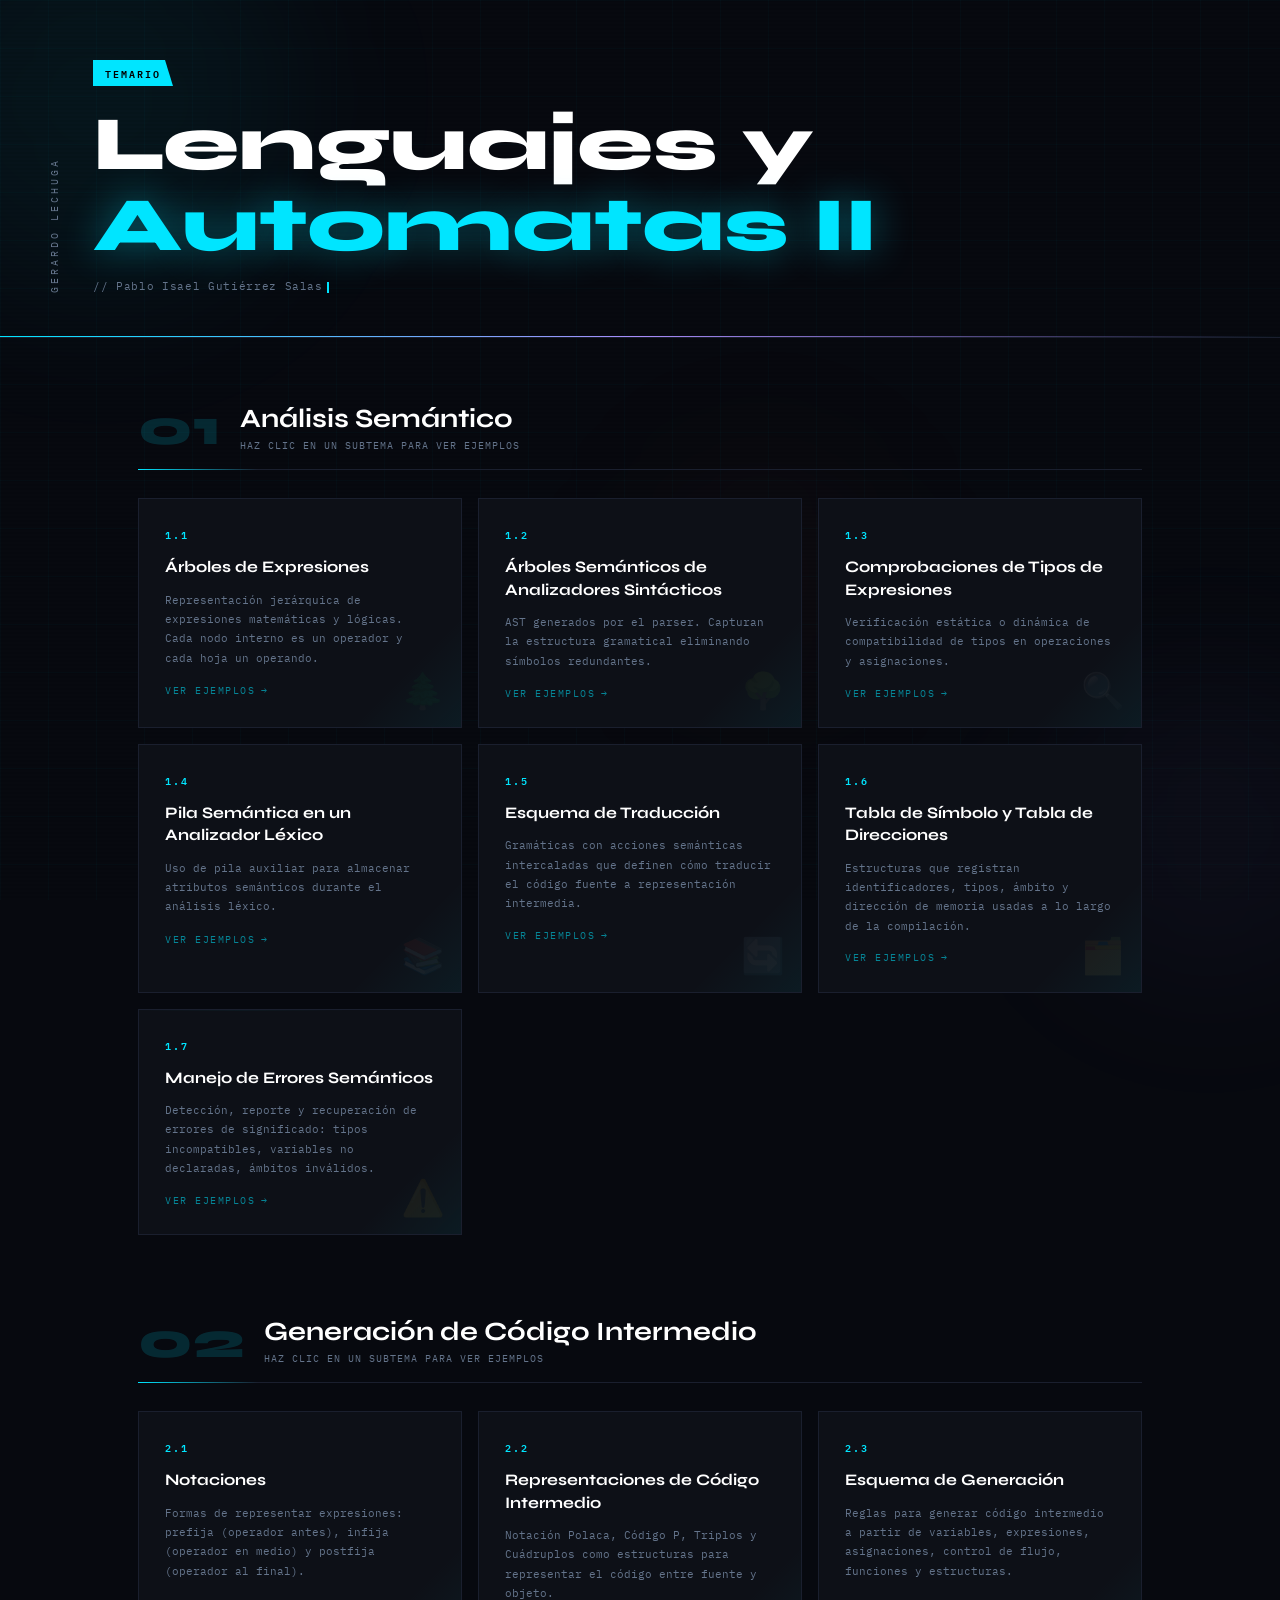
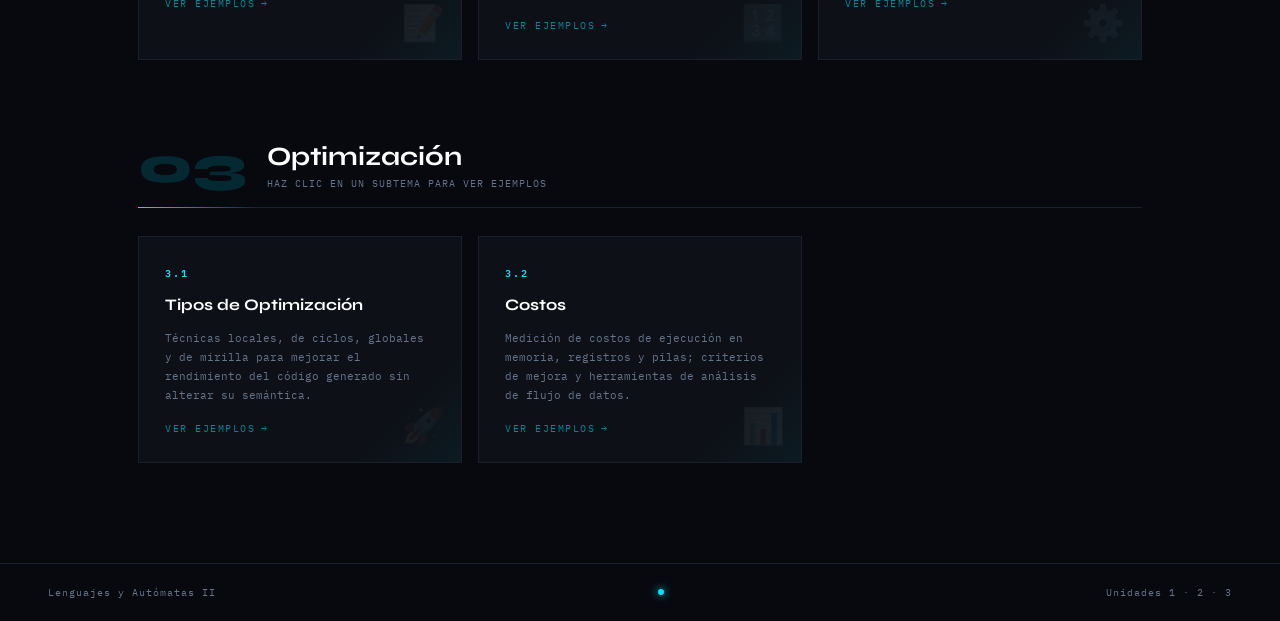
<file: index.html>
<!DOCTYPE html>
<html lang="es">
<head>
  <meta charset="UTF-8" />
  <meta name="viewport" content="width=device-width, initial-scale=1.0" />
  <title>Lenguajes y Autómatas II — Análisis Semántico</title>
  <link href="https://fonts.googleapis.com/css2?family=Syne:wght@400;700;800&family=IBM+Plex+Mono:wght@400;600&display=swap" rel="stylesheet" />
  <style>
    *, *::before, *::after { box-sizing: border-box; margin: 0; padding: 0; }

    :root {
      --bg: #07090f; --surface: #0e1118; --border: #1a1f2e;
      --accent: #00e5ff; --accent2: #ff6b35; --accent3: #a78bfa;
      --text: #e2e8f0; --muted: #64748b; --card: #0d1017;
    }

    ::-webkit-scrollbar { width: 6px; height: 6px; }
    ::-webkit-scrollbar-track { background: var(--bg); }
    ::-webkit-scrollbar-thumb { background: var(--border); border-radius: 3px; }
    ::-webkit-scrollbar-thumb:hover { background: var(--accent); }

    body { background: var(--bg); color: var(--text); font-family: 'IBM Plex Mono', monospace; min-height: 100vh; overflow-x: hidden; }

    /* particles */
    .particles { position: fixed; inset: 0; z-index: 0; pointer-events: none; overflow: hidden; }
    .particle { position: absolute; width: 2px; height: 2px; background: var(--accent); border-radius: 50%; opacity: 0; animation: float-particle linear infinite; will-change: transform, opacity; }
    @keyframes float-particle { 0% { opacity:0; transform:translateY(0) scale(1); } 10% { opacity:.6; } 90% { opacity:.2; } 100% { opacity:0; transform:translateY(-100vh) scale(.5); } }

    /* grid */
    .grid-overlay { position: fixed; inset: 0; z-index: 0; pointer-events: none; background-image: linear-gradient(rgba(0,229,255,.025) 1px,transparent 1px), linear-gradient(90deg,rgba(0,229,255,.025) 1px,transparent 1px); background-size: 48px 48px; }

    /* blobs */
    .blob { position: fixed; border-radius: 50%; filter: blur(80px); pointer-events: none; z-index: 0; animation: blob-drift ease-in-out infinite alternate; will-change: transform; }
    .blob-1 { width:400px;height:400px;background:rgba(0,229,255,.055);top:-100px;left:-100px;animation-duration:18s; }
    .blob-2 { width:300px;height:300px;background:rgba(167,139,250,.045);bottom:-80px;right:-80px;animation-duration:22s;animation-delay:-8s; }
    .blob-3 { width:250px;height:250px;background:rgba(255,107,53,.03);top:50%;left:50%;animation-duration:26s;animation-delay:-14s; }
    @keyframes blob-drift { from{transform:translate(0,0) scale(1)} to{transform:translate(40px,30px) scale(1.1)} }

    /* scanlines */
    body::after { content:''; position:fixed; inset:0; z-index:1; pointer-events:none; background:repeating-linear-gradient(0deg,transparent,transparent 2px,rgba(0,0,0,.04) 2px,rgba(0,0,0,.04) 4px); }

    /* ── HEADER ── */
    header { position:relative; z-index:2; padding:60px 48px 44px; border-bottom:1px solid var(--border); display:flex; align-items:flex-end; gap:32px; overflow:hidden; }
    header::before { content:''; position:absolute; bottom:0; left:0; height:1px; width:0; background:linear-gradient(90deg,var(--accent),var(--accent3),transparent); animation:line-grow 1.4s .3s cubic-bezier(.4,0,.2,1) forwards; }
    @keyframes line-grow { to{width:100%} }
    .header-label { writing-mode:vertical-rl; text-orientation:mixed; font-size:10px; letter-spacing:.3em; color:var(--muted); text-transform:uppercase; transform:rotate(180deg); flex-shrink:0; opacity:0; animation:fade-in .8s .6s forwards; }
    .header-main { flex:1; }
    .course-tag { display:inline-block; background:var(--accent); color:#000; font-size:10px; font-weight:600; letter-spacing:.2em; text-transform:uppercase; padding:4px 12px; margin-bottom:18px; clip-path:polygon(0 0,calc(100% - 8px) 0,100% 100%,0 100%); opacity:0; animation:fade-in .6s .2s forwards; }
    h1 { font-family:'Syne',sans-serif; font-size:clamp(2.2rem,6vw,4.8rem); font-weight:800; line-height:1.05; color:#fff; opacity:0; animation:slide-up .8s .4s cubic-bezier(.4,0,.2,1) forwards; }
    h1 span { color:var(--accent); text-shadow:0 0 40px rgba(0,229,255,.4); }
    .header-sub { margin-top:14px; font-size:11px; color:var(--muted); letter-spacing:.06em; opacity:0; animation:fade-in .8s .8s forwards; }
    .cursor { display:inline-block; width:2px; height:1em; background:var(--accent); margin-left:4px; animation:blink 1s step-end infinite; vertical-align:text-bottom; }
    @keyframes blink { 50%{opacity:0} }

    /* ── MAIN ── */
    main { position:relative; z-index:2; max-width:1100px; margin:0 auto; padding:64px 48px 100px; }

    .section-block { opacity:0; transform:translateY(28px); animation:slide-up .7s cubic-bezier(.4,0,.2,1) forwards; }
    .section-block:nth-child(1) { animation-delay: 0.9s; }
    .section-block:nth-child(2) { animation-delay: 1.6s; margin-top: 80px; }
    .section-block:nth-child(3) { animation-delay: 1.9s; margin-top: 80px; }
    .section-header { display:flex; align-items:center; gap:20px; margin-bottom:28px; padding-bottom:16px; border-bottom:1px solid var(--border); position:relative; }
    .section-header::after { content:''; position:absolute; bottom:-1px; left:0; height:1px; width:120px; background:linear-gradient(90deg,var(--accent),transparent); }
    .section-number { font-family:'Syne',sans-serif; font-size:3.2rem; font-weight:800; color:var(--accent); opacity:.15; line-height:1; }
    .section-title-wrap h2 { font-family:'Syne',sans-serif; font-size:1.65rem; font-weight:700; color:#fff; }
    .section-title-wrap p { font-size:10px; color:var(--muted); margin-top:5px; letter-spacing:.1em; text-transform:uppercase; }

    /* ── CARDS ── */
    .subtopics-grid { display:grid; grid-template-columns:repeat(auto-fill,minmax(270px,1fr)); gap:16px; }

    .card { background:var(--card); border:1px solid var(--border); padding:26px; position:relative; overflow:hidden; cursor:pointer; transition:border-color .3s,transform .3s,box-shadow .3s; opacity:0; animation:slide-up .6s cubic-bezier(.4,0,.2,1) forwards; }
    .card:nth-child(1){animation-delay:1.0s} .card:nth-child(2){animation-delay:1.15s}
    .card:nth-child(3){animation-delay:1.3s}  .card:nth-child(4){animation-delay:1.45s}
    .card:nth-child(5){animation-delay:1.6s}  .card:nth-child(6){animation-delay:1.75s}
    .card:nth-child(7){animation-delay:1.9s}

    .card::after { content:''; position:absolute; inset:0; background:linear-gradient(135deg,transparent 40%,rgba(0,229,255,.05) 50%,transparent 60%); background-size:200% 200%; background-position:200% 200%; transition:background-position .5s; pointer-events:none; }
    .card:hover::after { background-position:0% 0%; }
    .card::before { content:''; position:absolute; top:0; left:0; right:0; height:2px; background:linear-gradient(90deg,var(--accent),var(--accent3),transparent); opacity:0; transition:opacity .3s; }
    .card:hover { border-color:rgba(0,229,255,.4); transform:translateY(-4px); box-shadow:0 12px 40px rgba(0,229,255,.07); }
    .card:hover::before { opacity:1; }

    /* orange variant */
    .card.v2::before { background:linear-gradient(90deg,var(--accent2),var(--accent3),transparent); }
    .card.v2:hover   { border-color:rgba(255,107,53,.4); box-shadow:0 12px 40px rgba(255,107,53,.07); }
    .card.v2 .card-num,.card.v2 .card-cue { color:var(--accent2); }

    /* purple variant */
    .card.v3::before { background:linear-gradient(90deg,var(--accent3),var(--accent),transparent); }
    .card.v3:hover   { border-color:rgba(167,139,250,.4); box-shadow:0 12px 40px rgba(167,139,250,.07); }
    .card.v3 .card-num,.card.v3 .card-cue { color:var(--accent3); }

    .card-num { font-size:10px; color:var(--accent); letter-spacing:.2em; margin-bottom:13px; font-weight:600; }
    .card h3  { font-family:'Syne',sans-serif; font-size:1rem; font-weight:700; color:#fff; line-height:1.4; margin-bottom:12px; }
    .card-desc { font-size:11px; color:var(--muted); line-height:1.75; }
    .card-icon { position:absolute; bottom:14px; right:16px; font-size:2.2rem; opacity:.05; pointer-events:none; user-select:none; transition:opacity .3s,transform .3s; }
    .card:hover .card-icon { opacity:.12; transform:scale(1.15) rotate(-6deg); }
    .card-cue { display:inline-flex; align-items:center; gap:6px; margin-top:16px; font-size:10px; color:var(--accent); letter-spacing:.15em; text-transform:uppercase; opacity:.55; transition:opacity .2s,gap .2s; }
    .card:hover .card-cue { opacity:1; gap:10px; }
    .card-cue::after { content:'→'; }

    /* ── MODAL ── */
    .modal-overlay { position:fixed; inset:0; background:rgba(4,6,12,.88); backdrop-filter:blur(8px); z-index:300; display:flex; align-items:center; justify-content:center; padding:20px; opacity:0; pointer-events:none; transition:opacity .2s; }
    .modal-overlay.open { opacity:1; pointer-events:all; }
    .modal { background:#090c14; border:1px solid rgba(0,229,255,.3); box-shadow:0 0 60px rgba(0,229,255,.08),0 30px 80px rgba(0,0,0,.6); max-width:780px; width:100%; max-height:88vh; overflow-y:auto; position:relative; transform:translateY(20px) scale(.97); transition:transform .25s cubic-bezier(.4,0,.2,1); }
    .modal-overlay.open .modal { transform:translateY(0) scale(1); }
    .modal::before,.modal::after { content:''; position:absolute; width:16px; height:16px; z-index:5; }
    .modal::before { top:-1px; right:-1px; border-top:2px solid var(--accent); border-right:2px solid var(--accent); }
    .modal::after  { bottom:-1px; left:-1px; border-bottom:2px solid var(--accent3); border-left:2px solid var(--accent3); }

    .modal.orange { border-color:rgba(255,107,53,.35); box-shadow:0 0 60px rgba(255,107,53,.07),0 30px 80px rgba(0,0,0,.6); }
    .modal.orange::before { border-color:var(--accent2); }
    .modal.purple { border-color:rgba(167,139,250,.35); box-shadow:0 0 60px rgba(167,139,250,.07),0 30px 80px rgba(0,0,0,.6); }
    .modal.purple::before { border-color:var(--accent3); }

    .modal-head { position:sticky; top:0; background:linear-gradient(180deg,#0a0d16 80%,transparent); border-bottom:1px solid var(--border); padding:22px 28px; display:flex; justify-content:space-between; align-items:flex-start; z-index:4; }
    .modal-num { font-size:10px; color:var(--accent); letter-spacing:.2em; margin-bottom:5px; }
    .modal-num.orange { color:var(--accent2); }
    .modal-num.purple { color:var(--accent3); }
    .modal-head h2 { font-family:'Syne',sans-serif; font-size:1.15rem; font-weight:700; color:#fff; }
    .modal-close { background:none; border:1px solid var(--border); color:var(--muted); font-size:16px; width:30px; height:30px; cursor:pointer; display:flex; align-items:center; justify-content:center; transition:border-color .2s,color .2s,background .2s; flex-shrink:0; margin-left:16px; }
    .modal-close:hover { border-color:var(--accent2); color:var(--accent2); background:rgba(255,107,53,.08); }
    .modal-body { padding:28px; }

    /* tabs */
    .tab-bar { display:flex; border-bottom:1px solid var(--border); margin-bottom:26px; }
    .tab-btn { background:none; border:none; padding:10px 18px; font-family:'IBM Plex Mono',monospace; font-size:11px; letter-spacing:.1em; color:var(--muted); cursor:pointer; border-bottom:2px solid transparent; margin-bottom:-1px; transition:color .2s,border-color .2s; }
    .tab-btn.active         { color:var(--accent);  border-bottom-color:var(--accent); }
    .tab-btn.active.orange  { color:var(--accent2); border-bottom-color:var(--accent2); }
    .tab-btn.active.purple  { color:var(--accent3); border-bottom-color:var(--accent3); }
    .tab-btn:hover:not(.active) { color:var(--text); }
    .tab-pane { display:none; }
    .tab-pane.active { display:block; animation:slide-up .3s ease forwards; }

    /* steps */
    .explain-step { display:flex; gap:16px; margin-bottom:22px; }
    .step-num { flex-shrink:0; width:28px; height:28px; background:var(--accent); color:#000; font-size:11px; font-weight:700; display:flex; align-items:center; justify-content:center; }
    .step-num.orange { background:var(--accent2); }
    .step-num.purple { background:var(--accent3); }
    .step-text { font-size:12px; color:var(--text); line-height:1.75; padding-top:4px; }
    .step-text strong        { color:var(--accent); }
    .step-text strong.orange { color:var(--accent2); }
    .step-text strong.purple { color:var(--accent3); }

    /* tree boxes */
    .tree-label { font-size:10px; color:var(--muted); letter-spacing:.1em; margin-bottom:8px; text-transform:uppercase; }
    .tree-box { background:#050710; border:1px solid var(--border); border-left:2px solid rgba(0,229,255,.3); padding:20px 24px; font-size:12px; line-height:1.9; color:#7ee8fa; white-space:pre; overflow-x:auto; margin-bottom:18px; }
    .tree-box.orange { border-left-color:rgba(255,107,53,.45); color:#ffb08a; }
    .tree-box.purple { border-left-color:rgba(167,139,250,.45); color:#c4b5fd; }

    /* footer */
    footer { position:relative; z-index:2; border-top:1px solid var(--border); padding:22px 48px; display:flex; justify-content:space-between; align-items:center; font-size:10px; color:var(--muted); letter-spacing:.1em; }
    .footer-dot { width:6px; height:6px; background:var(--accent); border-radius:50%; box-shadow:0 0 8px var(--accent); animation:pulse 2s infinite; }
    @keyframes pulse { 0%,100%{opacity:1;box-shadow:0 0 8px var(--accent)} 50%{opacity:.3;box-shadow:none} }

    @keyframes slide-up { from{opacity:0;transform:translateY(20px)} to{opacity:1;transform:translateY(0)} }
    @keyframes fade-in  { from{opacity:0} to{opacity:1} }

    @media(max-width:600px){
      header{padding:36px 20px 28px;flex-direction:column;gap:12px}
      .header-label{writing-mode:horizontal-tb;transform:none}
      main{padding:40px 20px 60px}
      footer{flex-direction:column;gap:10px;text-align:center;padding:20px}
      .tab-btn{padding:10px 10px;font-size:10px}
    }
  </style>
</head>
<body>

<div class="blob blob-1"></div>
<div class="blob blob-2"></div>
<div class="blob blob-3"></div>
<div class="grid-overlay"></div>
<div class="particles" id="particles"></div>

<!-- HEADER -->
<header>
  <div class="header-label">Gerardo Lechuga</div>
  <div class="header-main">
    <div class="course-tag">Temario</div>
    <h1>Lenguajes y<br /><span>Automatas II</span></h1>
    <p class="header-sub">// Pablo Isael Gutiérrez Salas<span class="cursor"></span></p>
  </div>
</header>

<main>
  <div class="section-block">
    <div class="section-header">
      <div class="section-number">01</div>
      <div class="section-title-wrap">
        <h2>Análisis Semántico</h2>
        <p>Haz clic en un subtema para ver ejemplos</p>
      </div>
    </div>

    <div class="subtopics-grid">

      <div class="card" onclick="openModal('m1')">
        <div class="card-num">1.1</div>
        <h3>Árboles de Expresiones</h3>
        <p class="card-desc">Representación jerárquica de expresiones matemáticas y lógicas. Cada nodo interno es un operador y cada hoja un operando.</p>
        <div class="card-cue">Ver ejemplos</div>
        <div class="card-icon">🌲</div>
      </div>

      <div class="card" onclick="openModal('m2')">
        <div class="card-num">1.2</div>
        <h3>Árboles Semánticos de Analizadores Sintácticos</h3>
        <p class="card-desc">AST generados por el parser. Capturan la estructura gramatical eliminando símbolos redundantes.</p>
        <div class="card-cue">Ver ejemplos</div>
        <div class="card-icon">🌳</div>
      </div>

      <div class="card" onclick="openModal('m3')">
        <div class="card-num">1.3</div>
        <h3>Comprobaciones de Tipos de Expresiones</h3>
        <p class="card-desc">Verificación estática o dinámica de compatibilidad de tipos en operaciones y asignaciones.</p>
        <div class="card-cue">Ver ejemplos</div>
        <div class="card-icon">🔍</div>
      </div>

      <div class="card" onclick="openModal('m4')">
        <div class="card-num">1.4</div>
        <h3>Pila Semántica en un Analizador Léxico</h3>
        <p class="card-desc">Uso de pila auxiliar para almacenar atributos semánticos durante el análisis léxico.</p>
        <div class="card-cue">Ver ejemplos</div>
        <div class="card-icon">📚</div>
      </div>

      <div class="card" onclick="openModal('m5')">
        <div class="card-num">1.5</div>
        <h3>Esquema de Traducción</h3>
        <p class="card-desc">Gramáticas con acciones semánticas intercaladas que definen cómo traducir el código fuente a representación intermedia.</p>
        <div class="card-cue">Ver ejemplos</div>
        <div class="card-icon">🔄</div>
      </div>

      <div class="card" onclick="openModal('m6')">
        <div class="card-num">1.6</div>
        <h3>Tabla de Símbolo y Tabla de Direcciones</h3>
        <p class="card-desc">Estructuras que registran identificadores, tipos, ámbito y dirección de memoria usadas a lo largo de la compilación.</p>
        <div class="card-cue">Ver ejemplos</div>
        <div class="card-icon">🗂️</div>
      </div>

      <div class="card" onclick="openModal('m7')">
        <div class="card-num">1.7</div>
        <h3>Manejo de Errores Semánticos</h3>
        <p class="card-desc">Detección, reporte y recuperación de errores de significado: tipos incompatibles, variables no declaradas, ámbitos inválidos.</p>
        <div class="card-cue">Ver ejemplos</div>
        <div class="card-icon">⚠️</div>
      </div>

    </div>
  </div>

  <!-- ══ UNIDAD 2 ══ -->
  <div class="section-block" style="animation-delay:1.1s">
    <div class="section-header">
      <div class="section-number">02</div>
      <div class="section-title-wrap">
        <h2>Generación de Código Intermedio</h2>
        <p>Haz clic en un subtema para ver ejemplos</p>
      </div>
    </div>
    <div class="subtopics-grid">

      <div class="card" onclick="openModal('u2m1')">
        <div class="card-num">2.1</div>
        <h3>Notaciones</h3>
        <p class="card-desc">Formas de representar expresiones: prefija (operador antes), infija (operador en medio) y postfija (operador al final).</p>
        <div class="card-cue">Ver ejemplos</div>
        <div class="card-icon">📝</div>
      </div>

      <div class="card" onclick="openModal('u2m2')">
        <div class="card-num">2.2</div>
        <h3>Representaciones de Código Intermedio</h3>
        <p class="card-desc">Notación Polaca, Código P, Triplos y Cuádruplos como estructuras para representar el código entre fuente y objeto.</p>
        <div class="card-cue">Ver ejemplos</div>
        <div class="card-icon">🔢</div>
      </div>

      <div class="card" onclick="openModal('u2m3')">
        <div class="card-num">2.3</div>
        <h3>Esquema de Generación</h3>
        <p class="card-desc">Reglas para generar código intermedio a partir de variables, expresiones, asignaciones, control de flujo, funciones y estructuras.</p>
        <div class="card-cue">Ver ejemplos</div>
        <div class="card-icon">⚙️</div>
      </div>

    </div>
  </div>

  <!-- ══ UNIDAD 3 ══ -->
  <div class="section-block" style="animation-delay:1.2s">
    <div class="section-header">
      <div class="section-number">03</div>
      <div class="section-title-wrap">
        <h2>Optimización</h2>
        <p>Haz clic en un subtema para ver ejemplos</p>
      </div>
    </div>
    <div class="subtopics-grid">

      <div class="card" onclick="openModal('u3m1')">
        <div class="card-num">3.1</div>
        <h3>Tipos de Optimización</h3>
        <p class="card-desc">Técnicas locales, de ciclos, globales y de mirilla para mejorar el rendimiento del código generado sin alterar su semántica.</p>
        <div class="card-cue">Ver ejemplos</div>
        <div class="card-icon">🚀</div>
      </div>

      <div class="card" onclick="openModal('u3m2')">
        <div class="card-num">3.2</div>
        <h3>Costos</h3>
        <p class="card-desc">Medición de costos de ejecución en memoria, registros y pilas; criterios de mejora y herramientas de análisis de flujo de datos.</p>
        <div class="card-cue">Ver ejemplos</div>
        <div class="card-icon">📊</div>
      </div>

    </div>
  </div>

</main>

<footer>
  <span>Lenguajes y Autómatas II</span>
  <div class="footer-dot"></div>
  <span>Unidades 1 · 2 · 3</span>
</footer>

<!-- ═══ MODAL 1 ═══ -->
<div class="modal-overlay" id="m1">
  <div class="modal">
    <div class="modal-head">
      <div><div class="modal-num">SUBTEMA 1.1</div><h2>Árboles de Expresiones</h2></div>
      <button class="modal-close" onclick="closeModal('m1')">✕</button>
    </div>
    <div class="modal-body">
      <div class="tab-bar">
        <button class="tab-btn active" onclick="switchTab(this,'t1-exp')">Explicación</button>
        <button class="tab-btn" onclick="switchTab(this,'t1-tree')">Diagrama</button>
      </div>
      <div class="tab-pane active" id="t1-exp">
        <div class="explain-step"><div class="step-num">1</div><div class="step-text"><strong>¿Qué es?</strong> Un árbol de expresiones representa una expresión aritmética/lógica como estructura jerárquica donde los nodos internos son operadores (<code>+, -, *, /</code>) y las hojas son operandos.</div></div>
        <div class="explain-step"><div class="step-num">2</div><div class="step-text"><strong>Ejemplo base:</strong> La expresión <code>(3 + 5) * 2</code> se convierte en un árbol donde la raíz es <code>*</code>, su hijo izquierdo es el subárbol <code>+</code> con hojas <code>3</code> y <code>5</code>, y el derecho es <code>2</code>.</div></div>
        <div class="explain-step"><div class="step-num">3</div><div class="step-text"><strong>Evaluación postorden:</strong> Se recorre izquierda → derecha → raíz. Primero se evalúan los subárboles y luego se aplica el operador del nodo padre.</div></div>
        <div class="explain-step"><div class="step-num">4</div><div class="step-text"><strong>Utilidad:</strong> Los compiladores usan estos árboles para generar código intermedio, optimizar expresiones y aplicar reglas algebraicas de simplificación.</div></div>
      </div>
      <div class="tab-pane" id="t1-tree">
        <div class="tree-label">Expresión: (3 + 5) * 2</div>
        <div class="tree-box">         *
        / \
       +   2
      / \
     3   5</div>
        <div class="tree-label" style="margin-top:20px">Expresión: a * b + c / d</div>
        <div class="tree-box">         +
        / \
       *   /
      / \ / \
     a  b c  d</div>
        <div class="tree-label" style="margin-top:20px">Expresión: (x + 1) * (y - 2)</div>
        <div class="tree-box">           *
         /   \
        +     -
       / \   / \
      x   1 y   2</div>
      </div>
    </div>
  </div>
</div>

<!-- ═══ MODAL 2 ═══ -->
<div class="modal-overlay" id="m2">
  <div class="modal">
    <div class="modal-head">
      <div><div class="modal-num">SUBTEMA 1.2</div><h2>Árboles Semánticos de Analizadores Sintácticos</h2></div>
      <button class="modal-close" onclick="closeModal('m2')">✕</button>
    </div>
    <div class="modal-body">
      <div class="tab-bar">
        <button class="tab-btn active" onclick="switchTab(this,'t2-exp')">Explicación</button>
        <button class="tab-btn" onclick="switchTab(this,'t2-tree')">Diagrama</button>
      </div>
      <div class="tab-pane active" id="t2-exp">
        <div class="explain-step"><div class="step-num">1</div><div class="step-text"><strong>AST vs. árbol de análisis:</strong> El parse tree incluye todos los símbolos gramaticales. El AST lo simplifica eliminando tokens auxiliares como paréntesis y separadores.</div></div>
        <div class="explain-step"><div class="step-num">2</div><div class="step-text"><strong>Nodos:</strong> Cada nodo representa una construcción: declaración, asignación, llamada a función, condicional, etc. Los atributos semánticos (tipo, valor, ámbito) se almacenan en los nodos.</div></div>
        <div class="explain-step"><div class="step-num">3</div><div class="step-text"><strong>Construcción:</strong> En parsers descendentes los nodos se crean durante la expansión de reglas; en ascendentes, al reducirlas.</div></div>
        <div class="explain-step"><div class="step-num">4</div><div class="step-text"><strong>Uso posterior:</strong> El AST es la entrada para verificación de tipos, resolución de nombres y generación de código intermedio.</div></div>
      </div>
      <div class="tab-pane" id="t2-tree">
        <div class="tree-label">Sentencia: int x = 3 + y;</div>
        <div class="tree-box">    Asignación
       /         \
  Declaración   BinOp(+)
  (int, "x")   /        \
             Lit(3)    Var(y)</div>
        <div class="tree-label" style="margin-top:20px">Sentencia: if (a > b) x = 1;</div>
        <div class="tree-box">        If
       /    \
   BinOp(>)  Asign
   /    \    /   \
 Var(a) Var(b) Var(x) Lit(1)</div>
        <div class="tree-label" style="margin-top:20px">Llamada: resultado = suma(a, b);</div>
        <div class="tree-box">        Asignación
        /           \
    Var(resultado)  LlamadaFn
                    /    |   \
                 "suma"  Var(a) Var(b)</div>
      </div>
    </div>
  </div>
</div>

<!-- ═══ MODAL 3 ═══ -->
<div class="modal-overlay" id="m3">
  <div class="modal">
    <div class="modal-head">
      <div><div class="modal-num">SUBTEMA 1.3</div><h2>Comprobaciones de Tipos de Expresiones</h2></div>
      <button class="modal-close" onclick="closeModal('m3')">✕</button>
    </div>
    <div class="modal-body">
      <div class="tab-bar">
        <button class="tab-btn active" onclick="switchTab(this,'t3-exp')">Explicación</button>
        <button class="tab-btn" onclick="switchTab(this,'t3-tree')">Diagrama</button>
      </div>
      <div class="tab-pane active" id="t3-exp">
        <div class="explain-step"><div class="step-num">1</div><div class="step-text"><strong>Estático vs. dinámico:</strong> En tipado estático (C, Java) los tipos se verifican en compilación. En dinámico (Python, JS) en ejecución. Ambos usan reglas de compatibilidad.</div></div>
        <div class="explain-step"><div class="step-num">2</div><div class="step-text"><strong>Reglas de tipo:</strong> Para un <code>BinOp(+)</code>, si ambos operandos son <code>int</code> el resultado es <code>int</code>; si uno es <code>float</code>, el resultado es <code>float</code> (coerción implícita).</div></div>
        <div class="explain-step"><div class="step-num">3</div><div class="step-text"><strong>Error de tipo:</strong> Si se opera con tipos incompatibles (ej. <code>int + string</code> en C), el analizador semántico emite un error antes de generar código.</div></div>
        <div class="explain-step"><div class="step-num">4</div><div class="step-text"><strong>Tabla de tipos:</strong> Se usa junto a la tabla de símbolos para registrar el tipo declarado de cada variable y compararlo contra su uso en expresiones.</div></div>
      </div>
      <div class="tab-pane" id="t3-tree">
        <div class="tree-label">Inferencia: int + float → float</div>
        <div class="tree-box">    BinOp(+) → float
       /          \
  Var(a):int   Var(b):float
                    ↑ coerción implícita</div>
        <div class="tree-label" style="margin-top:20px">Error: int + string</div>
        <div class="tree-box">    BinOp(+) → ❌ ERROR SEMÁNTICO
       /              \
  Var(x):int     Var(s):string
          ↑ tipos incompatibles</div>
        <div class="tree-label" style="margin-top:20px">Asignación con conversión</div>
        <div class="tree-box">    Asign(z:float)
         |
      BinOp(*) → int
       /     \
   Lit(3):int  Lit(4):int
         ↑ int→float al asignar</div>
      </div>
    </div>
  </div>
</div>

<!-- ═══ MODAL 4 ═══ -->
<div class="modal-overlay" id="m4">
  <div class="modal">
    <div class="modal-head">
      <div><div class="modal-num">SUBTEMA 1.4</div><h2>Pila Semántica en un Analizador Léxico</h2></div>
      <button class="modal-close" onclick="closeModal('m4')">✕</button>
    </div>
    <div class="modal-body">
      <div class="tab-bar">
        <button class="tab-btn active" onclick="switchTab(this,'t4-exp')">Explicación</button>
        <button class="tab-btn" onclick="switchTab(this,'t4-tree')">Diagrama</button>
      </div>
      <div class="tab-pane active" id="t4-exp">
        <div class="explain-step"><div class="step-num">1</div><div class="step-text"><strong>¿Qué es?</strong> Es una estructura LIFO que mantiene los atributos semánticos (tipo, valor, posición) asociados a los tokens mientras el analizador los procesa.</div></div>
        <div class="explain-step"><div class="step-num">2</div><div class="step-text"><strong>PUSH:</strong> Cada vez que el scanner reconoce un token, empuja su atributo semántico. Al reconocer <code>42</code>, empuja <code>{tipo:INT, valor:42}</code>.</div></div>
        <div class="explain-step"><div class="step-num">3</div><div class="step-text"><strong>POP en reducción:</strong> Cuando el parser reduce una producción, extrae los atributos y calcula el atributo resultante para el no-terminal izquierdo.</div></div>
        <div class="explain-step"><div class="step-num">4</div><div class="step-text"><strong>En yacc/bison:</strong> Se gestiona automáticamente vía <code>$$</code> (valor del no-terminal) y <code>$1, $2, ...</code> (valores de la producción).</div></div>
      </div>
      <div class="tab-pane" id="t4-tree">
        <div class="tree-label">Proceso: análisis de "3 + 5"</div>
        <div class="tree-box">Token leído    Acción        Pila semántica
─────────────────────────────────────────────
  "3"          PUSH          [ {INT,3} ]
  "+"          PUSH          [ {INT,3} | {OP,+} ]
  "5"          PUSH          [ {INT,3} | {OP,+} | {INT,5} ]
  (reducir)    POP×3, PUSH   [ {INT,8} ]
               $$ = $1 + $3 = 3 + 5 = 8</div>
        <div class="tree-label" style="margin-top:20px">Estado de pila: int x = 10</div>
        <div class="tree-box">Token       Pila (tope→base)
──────────────────────────────
  int      [ {TIPO,"int"} ]
  x        [ {ID,"x"} | {TIPO,"int"} ]
  =        [ {OP,"="} | {ID,"x"} | {TIPO,"int"} ]
  10       [ {INT,10} | {OP,"="} | {ID,"x"} | {TIPO,"int"} ]
  ;        Reducir: declarar x:int = 10 → POP×4</div>
      </div>
    </div>
  </div>
</div>

<!-- ═══ MODAL 5 — Esquema de Traducción ═══ -->
<div class="modal-overlay" id="m5">
  <div class="modal">
    <div class="modal-head">
      <div><div class="modal-num">SUBTEMA 1.5</div><h2>Esquema de Traducción</h2></div>
      <button class="modal-close" onclick="closeModal('m5')">✕</button>
    </div>
    <div class="modal-body">
      <div class="tab-bar">
        <button class="tab-btn active" onclick="switchTab(this,'t5-exp')">Explicación</button>
        <button class="tab-btn" onclick="switchTab(this,'t5-tree')">Diagrama</button>
      </div>
      <div class="tab-pane active" id="t5-exp">
        <div class="explain-step"><div class="step-num">1</div><div class="step-text"><strong>¿Qué es?</strong> Un esquema de traducción (SDT) es una gramática libre de contexto con <em>acciones semánticas</em> incrustadas entre los símbolos de sus producciones. Cada acción se ejecuta cuando el parser la alcanza durante el análisis.</div></div>
        <div class="explain-step"><div class="step-num">2</div><div class="step-text"><strong>Acciones incrustadas:</strong> Se escriben entre llaves <code>{ }</code> en una producción. Ejemplo: <code>E → E₁ + T { E.val = E₁.val + T.val }</code>. La acción calcula el atributo del no-terminal resultante al momento de la reducción.</div></div>
        <div class="explain-step"><div class="step-num">3</div><div class="step-text"><strong>Atributos sintetizados vs. heredados:</strong> Los <em>sintetizados</em> fluyen de hijos a padres (bottom-up). Los <em>heredados</em> fluyen de padres a hijos (top-down). Los SDT pueden manejar ambos tipos de atributos.</div></div>
        <div class="explain-step"><div class="step-num">4</div><div class="step-text"><strong>Generación de código:</strong> Las acciones emiten instrucciones de código de tres direcciones. Al reducir <code>E → E₁ + T</code> se puede generar la cuádrupla <code>(+, E₁.place, T.place, t1)</code>.</div></div>
      </div>
      <div class="tab-pane" id="t5-tree">
        <div class="tree-label">Producción con acción semántica</div>
        <div class="tree-box">  E  →  E₁  +  T   {  E.val = E₁.val + T.val  }
                           ↑ acción ejecutada al reducir esta producción

  Traza con entrada "3 + 5":
  ──────────────────────────────────────
  T.val  = 3
  E₁.val = 3
  T.val  = 5
  Acción → E.val = 3 + 5 = 8    ✓</div>

        <div class="tree-label" style="margin-top:20px">SDT completo para expresión aritmética</div>
        <div class="tree-box">  E → E + T   { E.val = E₁.val + T.val;  emit('+', E₁.place, T.place, E.place) }
  E → E - T   { E.val = E₁.val - T.val;  emit('-', E₁.place, T.place, E.place) }
  E → T       { E.val = T.val }
  T → T * F   { T.val = T₁.val * F.val;  emit('*', T₁.place, F.place, T.place) }
  T → F       { T.val = F.val }
  F → ( E )   { F.val = E.val }
  F → num     { F.val = num.lexval }</div>

        <div class="tree-label" style="margin-top:20px">Código de 3 direcciones generado para: a + b * c</div>
        <div class="tree-box">  Cuádruplas emitidas (op, arg1, arg2, resultado):
  ────────────────────────────────────────────────
  ( * ,  b ,  c ,  t1 )      →   t1 = b * c
  ( + ,  a ,  t1 , t2 )      →   t2 = a + t1
  ────────────────────────────────────────────────
  Resultado final almacenado en: t2</div>
      </div>
    </div>
  </div>
</div>

<!-- ═══ MODAL 6 — Tabla de Símbolos y Direcciones ═══ -->
<div class="modal-overlay" id="m6">
  <div class="modal">
    <div class="modal-head">
      <div><div class="modal-num">SUBTEMA 1.6</div><h2>Tabla de Símbolo y Tabla de Direcciones</h2></div>
      <button class="modal-close" onclick="closeModal('m6')">✕</button>
    </div>
    <div class="modal-body">
      <div class="tab-bar">
        <button class="tab-btn active" onclick="switchTab(this,'t6-exp')">Explicación</button>
        <button class="tab-btn" onclick="switchTab(this,'t6-tree')">Diagrama</button>
      </div>
      <div class="tab-pane active" id="t6-exp">
        <div class="explain-step"><div class="step-num">1</div><div class="step-text"><strong>Tabla de Símbolos:</strong> Estructura de datos (generalmente una tabla hash) que almacena información sobre cada identificador: nombre, tipo, ámbito (scope), línea de declaración y categoría (variable, función, constante, parámetro).</div></div>
        <div class="explain-step"><div class="step-num">2</div><div class="step-text"><strong>Tabla de Direcciones:</strong> Complementa la tabla de símbolos asignando una <em>dirección de memoria relativa</em> (offset) a cada variable, indicando al generador de código dónde almacenar y recuperar cada valor en el frame de pila.</div></div>
        <div class="explain-step"><div class="step-num">3</div><div class="step-text"><strong>Gestión de ámbitos:</strong> Se usan pilas de tablas anidadas. Al entrar a una función se crea una nueva tabla local; al salir se destruye, permitiendo reutilizar nombres en distintos bloques sin colisión.</div></div>
        <div class="explain-step"><div class="step-num">4</div><div class="step-text"><strong>Consultas en compilación:</strong> Cada referencia a un identificador consulta la tabla desde el ámbito más interno hacia el global. Si no existe → error "variable no declarada". Si existe → se obtiene tipo y dirección para generar código.</div></div>
      </div>
      <div class="tab-pane" id="t6-tree">
        <div class="tree-label">Tabla de Símbolos — programa ejemplo</div>
        <div class="tree-box">  Nombre    │ Tipo    │ Ámbito   │ Línea │ Categoría
  ──────────┼─────────┼──────────┼───────┼───────────
  x         │ int     │ global   │   1   │ variable
  y         │ float   │ global   │   2   │ variable
  PI        │ float   │ global   │   3   │ constante
  suma      │ int     │ global   │   5   │ función
  a         │ int     │ suma     │   5   │ parámetro
  b         │ int     │ suma     │   5   │ parámetro
  resultado │ int     │ suma     │   6   │ variable</div>

        <div class="tree-label" style="margin-top:20px">Tabla de Direcciones — offset en el frame</div>
        <div class="tree-box">  Nombre    │ Tipo    │ Tamaño  │ Offset
  ──────────┼─────────┼─────────┼────────
  x         │ int     │ 4 bytes │   0
  y         │ float   │ 4 bytes │   4
  resultado │ int     │ 4 bytes │   8
  ─────────────────────────────────────────────
  Dirección base del frame: 1000
  Dir. real de y        =   1000 + 4  = 1004
  Dir. real de resultado =  1000 + 8  = 1008</div>

        <div class="tree-label" style="margin-top:20px">Pila de ámbitos durante ejecución de suma()</div>
        <div class="tree-box">  ┌──────────────────────────────────┐
  │  Tabla local: a, b, resultado    │  ← ámbito activo
  ├──────────────────────────────────┤
  │  Tabla global: x, y, PI, suma    │  ← ámbito base
  └──────────────────────────────────┘
  Al salir de suma() → tabla local destruida</div>
      </div>
    </div>
  </div>
</div>

<!-- ═══ MODAL 7 — Manejo de Errores Semánticos ═══ -->
<div class="modal-overlay" id="m7">
  <div class="modal">
    <div class="modal-head">
      <div><div class="modal-num">SUBTEMA 1.7</div><h2>Manejo de Errores Semánticos</h2></div>
      <button class="modal-close" onclick="closeModal('m7')">✕</button>
    </div>
    <div class="modal-body">
      <div class="tab-bar">
        <button class="tab-btn active" onclick="switchTab(this,'t7-exp')">Explicación</button>
        <button class="tab-btn" onclick="switchTab(this,'t7-tree')">Diagrama</button>
      </div>
      <div class="tab-pane active" id="t7-exp">
        <div class="explain-step"><div class="step-num">1</div><div class="step-text"><strong>¿Qué son?</strong> Errores de <em>significado</em> que superan el análisis sintáctico pero violan las reglas del lenguaje: variable no declarada, tipos incompatibles, número incorrecto de argumentos, retorno con tipo inválido, etc.</div></div>
        <div class="explain-step"><div class="step-num">2</div><div class="step-text"><strong>Detección:</strong> El analizador semántico recorre el AST consultando la tabla de símbolos. Si encuentra una referencia a un identificador inexistente o una operación inválida entre tipos, registra el error con línea, columna y descripción.</div></div>
        <div class="explain-step"><div class="step-num">3</div><div class="step-text"><strong>Recuperación:</strong> El compilador no debe detenerse en el primer error. Estrategia: asignar tipo genérico <code>error</code> al nodo problemático para que no propague falsos positivos, insertar un valor por defecto y continuar el análisis del resto del programa.</div></div>
        <div class="explain-step"><div class="step-num">4</div><div class="step-text"><strong>Reporte efectivo:</strong> Un buen compilador muestra línea, columna, tipo de error y sugerencia. Ejemplo: <code>línea 5: variable 'z' no declarada — ¿quisiste decir 'x'?</code>. Esto acelera la corrección del programador.</div></div>
      </div>
      <div class="tab-pane" id="t7-tree">
        <div class="tree-label">Clasificación de errores semánticos comunes</div>
        <div class="tree-box">  Tipo de error               │ Ejemplo en código C
  ────────────────────────────┼──────────────────────────────────
  Variable no declarada       │  x = 5;            // 'x' no existe
  Tipo incompatible           │  int a = "hola";   // string → int ✗
  Argumentos incorrectos      │  suma(1, 2, 3);    // suma espera 2 args
  Redeclaración en mismo ámbito│  int x; int x;    // 'x' ya existe
  Retorno con tipo inválido   │  int f(){ return "ok"; }
  Uso antes de declaración    │  y = x + 1; int x; // x no disponible aún</div>

        <div class="tree-label" style="margin-top:20px">Propagación del tipo error — evita falsos positivos</div>
        <div class="tree-box">  BinOp(+)
     /        \
  Var(z):❌   Lit(3):int
      ↑ 'z' no declarada → se asigna tipo: error

  Nodo padre también hereda tipo: error
  → El compilador NO genera "operación int+error inválida"
    porque ya reportó el error raíz en z.
  → Esto evita cadenas de errores derivados.</div>

        <div class="tree-label" style="margin-top:20px">Mensajes de error bien formateados</div>
        <div class="tree-box">  [Error semántico] línea 3, col 5:
    → Variable 'z' usada sin declarar.

  [Error semántico] línea 7, col 12:
    → Tipo incompatible: no se puede asignar 'string' a 'int'.
    → Sugerencia: usa atoi() para convertir el valor.

  [Advertencia] línea 10, col 8:
    → Variable 'resultado' declarada pero nunca utilizada.</div>
      </div>
    </div>
  </div>
</div>

<!-- ═══ MODAL U2-1 — Notaciones ═══ -->
<div class="modal-overlay" id="u2m1">
  <div class="modal">
    <div class="modal-head">
      <div><div class="modal-num">SUBTEMA 2.1</div><h2>Notaciones</h2></div>
      <button class="modal-close" onclick="closeModal('u2m1')">✕</button>
    </div>
    <div class="modal-body">
      <div class="tab-bar">
        <button class="tab-btn active" onclick="switchTab(this,'u2t1-exp')">Explicación</button>
        <button class="tab-btn" onclick="switchTab(this,'u2t1-tree')">Diagrama</button>
      </div>
      <div class="tab-pane active" id="u2t1-exp">
        <div class="explain-step"><div class="step-num">1</div><div class="step-text"><strong>Notación Prefija:</strong> El operador aparece <em>antes</em> de sus operandos. Ejemplo: <code>+ 3 5</code> equivale a <code>3 + 5</code>. No requiere paréntesis ni reglas de precedencia para su evaluación.</div></div>
        <div class="explain-step"><div class="step-num">2</div><div class="step-text"><strong>Notación Infija:</strong> El operador aparece <em>entre</em> sus operandos. Es la notación matemática habitual: <code>3 + 5</code>. Requiere paréntesis o reglas de precedencia para evitar ambigüedades.</div></div>
        <div class="explain-step"><div class="step-num">3</div><div class="step-text"><strong>Notación Postfija (RPN):</strong> El operador aparece <em>después</em> de sus operandos. Ejemplo: <code>3 5 +</code>. Los compiladores la prefieren porque se evalúa fácilmente con una pila, sin necesidad de paréntesis.</div></div>
        <div class="explain-step"><div class="step-num">4</div><div class="step-text"><strong>Conversión:</strong> Para convertir infija a postfija se usa el algoritmo <em>Shunting-yard</em> de Dijkstra, que emplea una pila de operadores y respeta la precedencia y asociatividad.</div></div>
      </div>
      <div class="tab-pane" id="u2t1-tree">
        <div class="tree-label">Comparación de las tres notaciones para: (3 + 5) * 2</div>
        <div class="tree-box">  Infija   →   (3 + 5) * 2
  Prefija  →   * + 3 5 2
  Postfija →   3 5 + 2 *</div>
        <div class="tree-label" style="margin-top:20px">Evaluación postfija de "3 5 + 2 *" con pila</div>
        <div class="tree-box">  Token  Acción          Pila
  ─────────────────────────────────
  3      PUSH            [ 3 ]
  5      PUSH            [ 3, 5 ]
  +      POP 5,3 → 8    [ 8 ]
  2      PUSH            [ 8, 2 ]
  *      POP 2,8 → 16   [ 16 ]
  ─────────────────────────────────
  Resultado: 16</div>
        <div class="tree-label" style="margin-top:20px">Árbol con las tres notaciones mapeadas</div>
        <div class="tree-box">         *(prefija: primer nodo)
        / \
       +   2
      / \
     3   5
  Prefija:  * + 3 5 2   (preorden)
  Postfija: 3 5 + 2 *   (postorden)
  Infija:   (3+5)*2     (inorden)</div>
      </div>
    </div>
  </div>
</div>

<!-- ═══ MODAL U2-2 — Representaciones de Código Intermedio ═══ -->
<div class="modal-overlay" id="u2m2">
  <div class="modal">
    <div class="modal-head">
      <div><div class="modal-num">SUBTEMA 2.2</div><h2>Representaciones de Código Intermedio</h2></div>
      <button class="modal-close" onclick="closeModal('u2m2')">✕</button>
    </div>
    <div class="modal-body">
      <div class="tab-bar">
        <button class="tab-btn active" onclick="switchTab(this,'u2t2-exp')">Explicación</button>
        <button class="tab-btn" onclick="switchTab(this,'u2t2-tree')">Diagrama</button>
      </div>
      <div class="tab-pane active" id="u2t2-exp">
        <div class="explain-step"><div class="step-num">1</div><div class="step-text"><strong>Notación Polaca (RPN):</strong> Representación postfija de expresiones. Usada internamente por intérpretes y compiladores para evaluar expresiones con una pila sin necesidad de paréntesis.</div></div>
        <div class="explain-step"><div class="step-num">2</div><div class="step-text"><strong>Código P:</strong> Código intermedio para una máquina de pila abstracta (P-machine). Cada instrucción opera sobre una pila. Usado históricamente por compiladores de Pascal.</div></div>
        <div class="explain-step"><div class="step-num">3</div><div class="step-text"><strong>Triplos:</strong> Representación con tres campos: <code>(operador, arg1, arg2)</code>. El resultado se referencia por número de instrucción. No requiere nombres temporales explícitos, pero son difíciles de reordenar.</div></div>
        <div class="explain-step"><div class="step-num">4</div><div class="step-text"><strong>Cuádruplos:</strong> Representación con cuatro campos: <code>(op, arg1, arg2, resultado)</code>. El resultado se almacena en una variable temporal explícita (<code>t1, t2…</code>), facilitando la optimización y reordenamiento.</div></div>
      </div>
      <div class="tab-pane" id="u2t2-tree">
        <div class="tree-label">Expresión: a = b * c + d — en las 4 representaciones</div>
        <div class="tree-box">  NOTACIÓN POLACA (postfija):
  b c * d + a =

  CÓDIGO P:
  LOAD b
  LOAD c
  MUL
  LOAD d
  ADD
  STORE a</div>
        <div class="tree-label" style="margin-top:20px">Triplos</div>
        <div class="tree-box">  No.  │ Op  │ Arg1 │ Arg2
  ─────┼─────┼──────┼──────
  (1)  │  *  │  b   │  c
  (2)  │  +  │ (1)  │  d      ← referencia a triplo 1
  (3)  │  =  │  a   │ (2)     ← referencia a triplo 2</div>
        <div class="tree-label" style="margin-top:20px">Cuádruplos</div>
        <div class="tree-box">  No.  │ Op  │ Arg1 │ Arg2 │ Result
  ─────┼─────┼──────┼──────┼────────
  (1)  │  *  │  b   │  c   │  t1
  (2)  │  +  │  t1  │  d   │  t2
  (3)  │  =  │  t2  │  —   │  a</div>
      </div>
    </div>
  </div>
</div>

<!-- ═══ MODAL U2-3 — Esquema de Generación ═══ -->
<div class="modal-overlay" id="u2m3">
  <div class="modal">
    <div class="modal-head">
      <div><div class="modal-num">SUBTEMA 2.3</div><h2>Esquema de Generación</h2></div>
      <button class="modal-close" onclick="closeModal('u2m3')">✕</button>
    </div>
    <div class="modal-body">
      <div class="tab-bar">
        <button class="tab-btn active" onclick="switchTab(this,'u2t3-exp')">Explicación</button>
        <button class="tab-btn" onclick="switchTab(this,'u2t3-tree')">Diagrama</button>
      </div>
      <div class="tab-pane active" id="u2t3-exp">
        <div class="explain-step"><div class="step-num">1</div><div class="step-text"><strong>Variables y constantes:</strong> Una variable genera una instrucción <code>LOAD</code> (cargar su dirección). Una constante genera <code>LDC</code> (load constant). En cuádruplos: <code>(=, valor, —, t1)</code>.</div></div>
        <div class="explain-step"><div class="step-num">2</div><div class="step-text"><strong>Expresiones:</strong> Se recorre el AST en postorden. Cada nodo BinOp genera un cuádruplo <code>(op, t_izq, t_der, t_nuevo)</code>. Los temporales se van acumulando hasta obtener el resultado final.</div></div>
        <div class="explain-step"><div class="step-num">3</div><div class="step-text"><strong>Instrucciones de control:</strong> Los <code>if-else</code> generan etiquetas y saltos condicionales. Ejemplo: <code>(IF_FALSE, cond, —, L1)</code>, <code>(GOTO, —, —, L2)</code>, <code>(LABEL, L1)</code>.</div></div>
        <div class="explain-step"><div class="step-num">4</div><div class="step-text"><strong>Funciones y estructuras:</strong> Las llamadas generan secuencias <code>PARAM</code> + <code>CALL</code>. Las estructuras (structs/arreglos) se acceden con aritmética de offsets: <code>(+, base, offset, dir)</code>.</div></div>
      </div>
      <div class="tab-pane" id="u2t3-tree">
        <div class="tree-label">Asignación: x = a + b * c</div>
        <div class="tree-box">  Cuádruplos generados:
  ─────────────────────────────────────────
  (1)  ( * ,  b ,  c ,  t1 )   →  t1 = b * c
  (2)  ( + ,  a ,  t1 , t2 )   →  t2 = a + t1
  (3)  ( = ,  t2 , — ,  x  )   →  x  = t2</div>
        <div class="tree-label" style="margin-top:20px">Control: if (a > b) x = 1; else x = 2;</div>
        <div class="tree-box">  (1)  ( > ,      a ,  b ,  t1    )
  (2)  ( IF_FALSE, t1 , — ,  L1    )
  (3)  ( = ,      1 ,  — ,  x     )
  (4)  ( GOTO ,   — ,  — ,  L2    )
  (5)  ( LABEL ,  L1 , — ,  —     )
  (6)  ( = ,      2 ,  — ,  x     )
  (7)  ( LABEL ,  L2 , — ,  —     )</div>
        <div class="tree-label" style="margin-top:20px">Llamada a función: resultado = suma(a, b)</div>
        <div class="tree-box">  (1)  ( PARAM ,  a ,  — ,  —        )
  (2)  ( PARAM ,  b ,  — ,  —        )
  (3)  ( CALL ,  suma , 2 ,  t1      )
  (4)  ( = ,     t1 ,  — ,  resultado)</div>
      </div>
    </div>
  </div>
</div>

<!-- ═══ MODAL U3-1 — Tipos de Optimización ═══ -->
<div class="modal-overlay" id="u3m1">
  <div class="modal">
    <div class="modal-head">
      <div><div class="modal-num">SUBTEMA 3.1</div><h2>Tipos de Optimización</h2></div>
      <button class="modal-close" onclick="closeModal('u3m1')">✕</button>
    </div>
    <div class="modal-body">
      <div class="tab-bar">
        <button class="tab-btn active" onclick="switchTab(this,'u3t1-exp')">Explicación</button>
        <button class="tab-btn" onclick="switchTab(this,'u3t1-tree')">Diagrama</button>
      </div>
      <div class="tab-pane active" id="u3t1-exp">
        <div class="explain-step"><div class="step-num">1</div><div class="step-text"><strong>Locales:</strong> Se aplican dentro de un bloque básico (secuencia lineal sin saltos). Incluyen eliminación de subexpresiones comunes, propagación de constantes y simplificación algebraica.</div></div>
        <div class="explain-step"><div class="step-num">2</div><div class="step-text"><strong>De ciclos:</strong> Se aplican en bucles (for, while). Técnicas: <em>movimiento de código invariante</em> (sacar cálculos del bucle), <em>reducción de fuerza</em> (reemplazar multiplicaciones por sumas) y <em>eliminación de variables de inducción</em>.</div></div>
        <div class="explain-step"><div class="step-num">3</div><div class="step-text"><strong>Globales:</strong> Análisis inter-bloques sobre el grafo de flujo completo del programa. Incluyen análisis de alcanzabilidad de definiciones, variables vivas y propagación global de constantes.</div></div>
        <div class="explain-step"><div class="step-num">4</div><div class="step-text"><strong>De mirilla (Peephole):</strong> Se examina una ventana pequeña de instrucciones adyacentes y se reemplaza por secuencias más cortas o eficientes. Ejemplo: eliminar <code>STORE x / LOAD x</code> consecutivos.</div></div>
      </div>
      <div class="tab-pane" id="u3t1-tree">
        <div class="tree-label">Optimización local — eliminación de subexpresiones comunes</div>
        <div class="tree-box">  ANTES:                    DESPUÉS:
  ──────────────────────────────────────────
  t1 = b * c               t1 = b * c
  t2 = b * c   ←duplicada  t2 = a + t1
  t3 = a + t1              t3 = t2       ← reutiliza t2
  t4 = a + t1  ←duplicada</div>
        <div class="tree-label" style="margin-top:20px">Optimización de ciclo — código invariante</div>
        <div class="tree-box">  ANTES:                    DESPUÉS:
  ────────────────────────────────────────
  for i = 1 to n:          t1 = x * y      ← sacado del bucle
    a[i] = x * y + i       for i = 1 to n:
                               a[i] = t1 + i</div>
        <div class="tree-label" style="margin-top:20px">Optimización de mirilla (peephole)</div>
        <div class="tree-box">  ANTES:               DESPUÉS:
  ──────────────────────────────────
  STORE  x             (instrucción eliminada)
  LOAD   x    →        (instrucción eliminada)
  ADD    y             ADD y             ← el valor ya está en registro</div>
      </div>
    </div>
  </div>
</div>

<!-- ═══ MODAL U3-2 — Costos ═══ -->
<div class="modal-overlay" id="u3m2">
  <div class="modal">
    <div class="modal-head">
      <div><div class="modal-num">SUBTEMA 3.2</div><h2>Costos</h2></div>
      <button class="modal-close" onclick="closeModal('u3m2')">✕</button>
    </div>
    <div class="modal-body">
      <div class="tab-bar">
        <button class="tab-btn active" onclick="switchTab(this,'u3t2-exp')">Explicación</button>
        <button class="tab-btn" onclick="switchTab(this,'u3t2-tree')">Diagrama</button>
      </div>
      <div class="tab-pane active" id="u3t2-exp">
        <div class="explain-step"><div class="step-num">1</div><div class="step-text"><strong>Costo de ejecución:</strong> Se mide en accesos a memoria, uso de registros y operaciones de pila. El objetivo es maximizar el uso de registros (rápidos) y minimizar accesos a memoria RAM (lentos).</div></div>
        <div class="explain-step"><div class="step-num">2</div><div class="step-text"><strong>Criterios para mejorar el código:</strong> Reducir instrucciones totales, minimizar saltos (afectan el pipeline), reutilizar resultados ya calculados en registros, y preferir operaciones de menor ciclo de reloj.</div></div>
        <div class="explain-step"><div class="step-num">3</div><div class="step-text"><strong>Análisis de flujo de datos:</strong> Técnica que calcula propiedades del programa en cada punto del grafo de flujo. Permite saber qué variables están vivas (<em>liveness</em>), qué definiciones alcanzan un punto (<em>reaching definitions</em>) y detectar código muerto.</div></div>
        <div class="explain-step"><div class="step-num">4</div><div class="step-text"><strong>Herramientas:</strong> Grafos de flujo de control (CFG), árboles de dominadores, análisis de alias y herramientas como Valgrind, gprof o el optimizador de LLVM (<code>opt</code>) con sus distintos niveles <code>-O1 / -O2 / -O3</code>.</div></div>
      </div>
      <div class="tab-pane" id="u3t2-tree">
        <div class="tree-label">Comparativa de costo por tipo de instrucción (ciclos de reloj aproximados)</div>
        <div class="tree-box">  Operación              │ Costo (ciclos)
  ───────────────────────┼────────────────
  Registro → Registro    │   1
  Suma/Resta entera      │   1
  Multiplicación entera  │   3 – 5
  Acceso a caché L1      │   4
  Acceso a RAM           │  100 – 300
  Salto condicional      │   1 – 20  (depende de predicción)
  División entera        │  20 – 40</div>
        <div class="tree-label" style="margin-top:20px">Análisis de liveness — variables vivas</div>
        <div class="tree-box">  Instrucción         Variables vivas DESPUÉS
  ────────────────────────────────────────────
  (1) t1 = b * c      { b, c, a, t1 }
  (2) t2 = a + t1     { t2 }
  (3) x  = t2         { }  ← x no se usa después → código muerto posible

  Si x nunca se lee tras esta asignación:
  → Las instrucciones (1)(2)(3) pueden eliminarse.</div>
        <div class="tree-label" style="margin-top:20px">Grafo de flujo de control (CFG) simplificado</div>
        <div class="tree-box">  [Bloque 1: inicio]
         │
         ▼
  [Bloque 2: condición]──NO──▶[Bloque 4: else]
         │ SÍ                        │
         ▼                           │
  [Bloque 3: then]                   │
         │◀──────────────────────────┘
         ▼
  [Bloque 5: fin]</div>
      </div>
    </div>
  </div>
</div>

<script>
  /* particles */
  (function(){
    const c = document.getElementById('particles'), n = 45;
    for(let i=0;i<n;i++){
      const p = document.createElement('div');
      p.className='particle';
      p.style.left=(Math.random()*100)+'%';
      p.style.bottom=(Math.random()*30)+'%';
      p.style.animationDuration=(10+Math.random()*22)+'s';
      p.style.animationDelay=(Math.random()*24)+'s';
      const sz=(1+Math.random()*2).toFixed(1)+'px';
      p.style.width=sz; p.style.height=sz;
      const r=Math.random();
      p.style.background = r<.55?'var(--accent)':r<.80?'var(--accent2)':'var(--accent3)';
      c.appendChild(p);
    }
  })();

  function openModal(id){ document.getElementById(id).classList.add('open'); document.body.style.overflow='hidden'; }
  function closeModal(id){ document.getElementById(id).classList.remove('open'); document.body.style.overflow=''; }

  document.querySelectorAll('.modal-overlay').forEach(ov=>{
    ov.addEventListener('click',e=>{ if(e.target===ov) closeModal(ov.id); });
  });
  document.addEventListener('keydown',e=>{
    if(e.key==='Escape') document.querySelectorAll('.modal-overlay.open').forEach(m=>closeModal(m.id));
  });

  function switchTab(btn, paneId){
    const body = btn.closest('.modal-body');
    // detect color variant from first active button
    const firstActive = body.querySelector('.tab-btn.active');
    const colorClass = firstActive?.classList.contains('orange') ? 'orange'
                     : firstActive?.classList.contains('purple') ? 'purple' : null;
    body.querySelectorAll('.tab-btn').forEach(b=>b.classList.remove('active','orange','purple'));
    body.querySelectorAll('.tab-pane').forEach(p=>p.classList.remove('active'));
    btn.classList.add('active');
    if(colorClass) btn.classList.add(colorClass);
    document.getElementById(paneId).classList.add('active');
  }
</script>
</body>
</html>
</file>
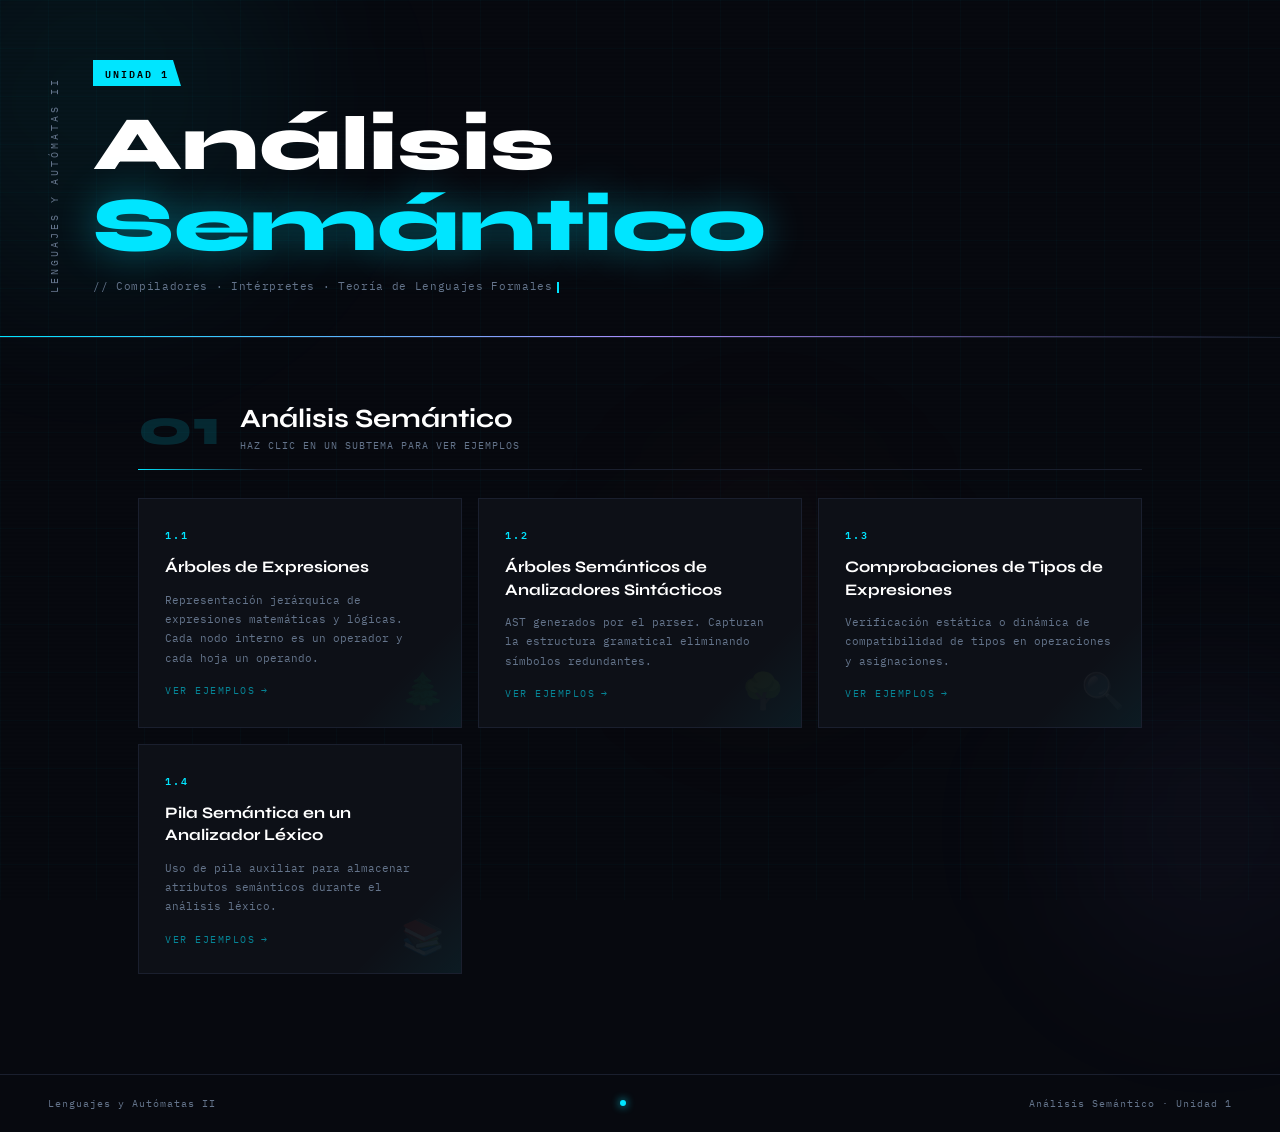
<file: jale/index.html>
<!DOCTYPE html>
<html lang="es">
<head>
  <meta charset="UTF-8" />
  <meta name="viewport" content="width=device-width, initial-scale=1.0" />
  <title>Lenguajes y Autómatas II — Análisis Semántico</title>
  <link href="https://fonts.googleapis.com/css2?family=Syne:wght@400;700;800&family=IBM+Plex+Mono:wght@400;600&display=swap" rel="stylesheet" />
  <style>
    *, *::before, *::after { box-sizing: border-box; margin: 0; padding: 0; }

    :root {
      --bg: #07090f;
      --surface: #0e1118;
      --border: #1a1f2e;
      --accent: #00e5ff;
      --accent2: #ff6b35;
      --accent3: #a78bfa;
      --text: #e2e8f0;
      --muted: #64748b;
      --card: #0d1017;
      --glow: rgba(0,229,255,0.12);
    }

    /* ── SCROLLBAR ── */
    ::-webkit-scrollbar { width: 6px; height: 6px; }
    ::-webkit-scrollbar-track { background: var(--bg); }
    ::-webkit-scrollbar-thumb { background: var(--border); border-radius: 3px; }
    ::-webkit-scrollbar-thumb:hover { background: var(--accent); }

    body {
      background: var(--bg);
      color: var(--text);
      font-family: 'IBM Plex Mono', monospace;
      min-height: 100vh;
      overflow-x: hidden;
    }

    /* ── CANVAS PARTICLES ── */
    .particles {
      position: fixed; inset: 0; z-index: 0;
      pointer-events: none; overflow: hidden;
    }
    .particle {
      position: absolute;
      width: 2px; height: 2px;
      background: var(--accent);
      border-radius: 50%;
      opacity: 0;
      animation: float-particle linear infinite;
      will-change: transform, opacity;
    }
    @keyframes float-particle {
      0%   { opacity: 0; transform: translateY(0) scale(1); }
      10%  { opacity: 0.6; }
      90%  { opacity: 0.2; }
      100% { opacity: 0; transform: translateY(-100vh) scale(0.5); }
    }

    /* ── GRID OVERLAY ── */
    .grid-overlay {
      position: fixed; inset: 0; z-index: 0; pointer-events: none;
      background-image:
        linear-gradient(rgba(0,229,255,0.025) 1px, transparent 1px),
        linear-gradient(90deg, rgba(0,229,255,0.025) 1px, transparent 1px);
      background-size: 48px 48px;
    }

    /* ── AMBIENT GLOW BLOBS ── */
    .blob {
      position: fixed; border-radius: 50%;
      filter: blur(80px); pointer-events: none; z-index: 0;
      animation: blob-drift ease-in-out infinite alternate;
      will-change: transform;
    }
    .blob-1 { width: 400px; height: 400px; background: rgba(0,229,255,0.055); top: -100px; left: -100px; animation-duration: 18s; }
    .blob-2 { width: 300px; height: 300px; background: rgba(167,139,250,0.045); bottom: -80px; right: -80px; animation-duration: 22s; animation-delay: -8s; }
    .blob-3 { width: 250px; height: 250px; background: rgba(255,107,53,0.03); top: 50%; left: 50%; animation-duration: 26s; animation-delay: -14s; }
    @keyframes blob-drift {
      from { transform: translate(0,0) scale(1); }
      to   { transform: translate(40px, 30px) scale(1.1); }
    }

    /* ── SCAN LINE ── */
    body::after {
      content: '';
      position: fixed; inset: 0; z-index: 1; pointer-events: none;
      background: repeating-linear-gradient(
        0deg,
        transparent,
        transparent 2px,
        rgba(0,0,0,0.04) 2px,
        rgba(0,0,0,0.04) 4px
      );
    }

    /* ══════════════════════════════════
       HEADER
    ══════════════════════════════════ */
    header {
      position: relative; z-index: 2;
      padding: 60px 48px 44px;
      border-bottom: 1px solid var(--border);
      display: flex; align-items: flex-end; gap: 32px;
      overflow: hidden;
    }
    header::before {
      content: '';
      position: absolute; bottom: 0; left: 0;
      height: 1px; width: 0;
      background: linear-gradient(90deg, var(--accent), var(--accent3), transparent);
      animation: line-grow 1.4s 0.3s cubic-bezier(0.4,0,0.2,1) forwards;
    }
    @keyframes line-grow { to { width: 100%; } }

    .header-label {
      writing-mode: vertical-rl; text-orientation: mixed;
      font-size: 10px; letter-spacing: 0.3em; color: var(--muted);
      text-transform: uppercase; transform: rotate(180deg); flex-shrink: 0;
      opacity: 0; animation: fade-in 0.8s 0.6s forwards;
    }
    .header-main { flex: 1; }

    .course-tag {
      display: inline-block;
      background: var(--accent); color: #000;
      font-size: 10px; font-weight: 600; letter-spacing: 0.2em;
      text-transform: uppercase; padding: 4px 12px; margin-bottom: 18px;
      clip-path: polygon(0 0, calc(100% - 8px) 0, 100% 100%, 0 100%);
      opacity: 0; animation: fade-in 0.6s 0.2s forwards;
    }

    h1 {
      font-family: 'Syne', sans-serif;
      font-size: clamp(2.2rem, 6vw, 4.8rem);
      font-weight: 800; line-height: 1.05; color: #fff;
      opacity: 0; animation: slide-up 0.8s 0.4s cubic-bezier(0.4,0,0.2,1) forwards;
    }
    h1 span {
      color: var(--accent);
      text-shadow: 0 0 40px rgba(0,229,255,0.4);
    }

    .header-sub {
      margin-top: 14px; font-size: 11px; color: var(--muted); letter-spacing: 0.06em;
      opacity: 0; animation: fade-in 0.8s 0.8s forwards;
    }

    .cursor {
      display: inline-block; width: 2px; height: 1em;
      background: var(--accent); margin-left: 4px;
      animation: blink 1s step-end infinite;
      vertical-align: text-bottom;
    }
    @keyframes blink { 50% { opacity: 0; } }

    /* ══════════════════════════════════
       MAIN
    ══════════════════════════════════ */
    main {
      position: relative; z-index: 2;
      max-width: 1100px; margin: 0 auto;
      padding: 64px 48px 100px;
    }

    /* ══════════════════════════════════
       SECTION
    ══════════════════════════════════ */
    .section-block {
      opacity: 0; transform: translateY(28px);
      animation: slide-up 0.7s 0.9s cubic-bezier(0.4,0,0.2,1) forwards;
    }
    .section-header {
      display: flex; align-items: center; gap: 20px;
      margin-bottom: 28px; padding-bottom: 16px;
      border-bottom: 1px solid var(--border);
      position: relative;
    }
    .section-header::after {
      content: ''; position: absolute; bottom: -1px; left: 0;
      height: 1px; width: 120px;
      background: linear-gradient(90deg, var(--accent), transparent);
    }
    .section-number {
      font-family: 'Syne', sans-serif; font-size: 3.2rem;
      font-weight: 800; color: var(--accent); opacity: 0.15; line-height: 1;
    }
    .section-title-wrap h2 {
      font-family: 'Syne', sans-serif; font-size: 1.65rem;
      font-weight: 700; color: #fff;
    }
    .section-title-wrap p {
      font-size: 10px; color: var(--muted); margin-top: 5px;
      letter-spacing: 0.1em; text-transform: uppercase;
    }

    /* ══════════════════════════════════
       CARDS
    ══════════════════════════════════ */
    .subtopics-grid {
      display: grid;
      grid-template-columns: repeat(auto-fill, minmax(270px, 1fr));
      gap: 16px;
    }

    .card {
      background: var(--card);
      border: 1px solid var(--border);
      padding: 26px;
      position: relative; overflow: hidden;
      cursor: pointer;
      transition: border-color 0.3s, transform 0.3s, box-shadow 0.3s;
      opacity: 0; animation: slide-up 0.6s cubic-bezier(0.4,0,0.2,1) forwards;
    }
    .card:nth-child(1) { animation-delay: 1.0s; }
    .card:nth-child(2) { animation-delay: 1.15s; }
    .card:nth-child(3) { animation-delay: 1.30s; }
    .card:nth-child(4) { animation-delay: 1.45s; }

    .card::after {
      content: '';
      position: absolute; inset: 0;
      background: linear-gradient(135deg, transparent 40%, rgba(0,229,255,0.05) 50%, transparent 60%);
      background-size: 200% 200%;
      background-position: 200% 200%;
      transition: background-position 0.5s;
      pointer-events: none;
    }
    .card:hover::after { background-position: 0% 0%; }

    .card::before {
      content: ''; position: absolute; top: 0; left: 0; right: 0;
      height: 2px;
      background: linear-gradient(90deg, var(--accent), var(--accent3), transparent);
      opacity: 0; transition: opacity 0.3s;
    }
    .card:hover { border-color: rgba(0,229,255,0.4); transform: translateY(-4px); box-shadow: 0 12px 40px rgba(0,229,255,0.07); }
    .card:hover::before { opacity: 1; }

    .card-num {
      font-size: 10px; color: var(--accent);
      letter-spacing: 0.2em; margin-bottom: 13px; font-weight: 600;
    }
    .card h3 {
      font-family: 'Syne', sans-serif; font-size: 1rem;
      font-weight: 700; color: #fff; line-height: 1.4; margin-bottom: 12px;
    }
    .card-desc { font-size: 11px; color: var(--muted); line-height: 1.75; }

    .card-icon {
      position: absolute; bottom: 14px; right: 16px;
      font-size: 2.2rem; opacity: 0.05;
      pointer-events: none; user-select: none;
      transition: opacity 0.3s, transform 0.3s;
    }
    .card:hover .card-icon { opacity: 0.12; transform: scale(1.15) rotate(-6deg); }

    .card-cue {
      display: inline-flex; align-items: center; gap: 6px;
      margin-top: 16px; font-size: 10px; color: var(--accent);
      letter-spacing: 0.15em; text-transform: uppercase;
      opacity: 0.55; transition: opacity 0.2s, gap 0.2s;
    }
    .card:hover .card-cue { opacity: 1; gap: 10px; }
    .card-cue::after { content: '→'; }

    /* ══════════════════════════════════
       MODAL
    ══════════════════════════════════ */
    .modal-overlay {
      position: fixed; inset: 0;
      background: rgba(4,6,12,0.88);
      backdrop-filter: blur(8px);
      z-index: 300; display: flex; align-items: center;
      justify-content: center; padding: 20px;
      opacity: 0; pointer-events: none;
      transition: opacity 0.2s;
    }
    .modal-overlay.open { opacity: 1; pointer-events: all; }

    .modal {
      background: #090c14;
      border: 1px solid rgba(0,229,255,0.3);
      box-shadow: 0 0 60px rgba(0,229,255,0.08), 0 30px 80px rgba(0,0,0,0.6);
      max-width: 780px; width: 100%; max-height: 88vh;
      overflow-y: auto; position: relative;
      transform: translateY(20px) scale(0.97);
      transition: transform 0.25s cubic-bezier(0.4,0,0.2,1);
    }
    .modal-overlay.open .modal { transform: translateY(0) scale(1); }

    .modal::before, .modal::after {
      content: ''; position: absolute;
      width: 16px; height: 16px; z-index: 5;
    }
    .modal::before { top: -1px; right: -1px; border-top: 2px solid var(--accent); border-right: 2px solid var(--accent); }
    .modal::after  { bottom: -1px; left: -1px; border-bottom: 2px solid var(--accent3); border-left: 2px solid var(--accent3); }

    .modal-head {
      position: sticky; top: 0;
      background: linear-gradient(180deg, #0a0d16 80%, transparent);
      border-bottom: 1px solid var(--border);
      padding: 22px 28px; display: flex;
      justify-content: space-between; align-items: flex-start; z-index: 4;
    }
    .modal-num { font-size: 10px; color: var(--accent); letter-spacing: 0.2em; margin-bottom: 5px; }
    .modal-head h2 { font-family: 'Syne', sans-serif; font-size: 1.15rem; font-weight: 700; color: #fff; }
    .modal-close {
      background: none; border: 1px solid var(--border); color: var(--muted);
      font-size: 16px; width: 30px; height: 30px; cursor: pointer;
      display: flex; align-items: center; justify-content: center;
      transition: border-color 0.2s, color 0.2s, background 0.2s; flex-shrink: 0; margin-left: 16px;
    }
    .modal-close:hover { border-color: var(--accent2); color: var(--accent2); background: rgba(255,107,53,0.08); }

    .modal-body { padding: 28px; }

    /* tabs */
    .tab-bar { display: flex; border-bottom: 1px solid var(--border); margin-bottom: 26px; }
    .tab-btn {
      background: none; border: none; padding: 10px 18px;
      font-family: 'IBM Plex Mono', monospace; font-size: 11px;
      letter-spacing: 0.1em; color: var(--muted); cursor: pointer;
      border-bottom: 2px solid transparent; margin-bottom: -1px;
      transition: color 0.2s, border-color 0.2s;
      position: relative;
    }
    .tab-btn.active { color: var(--accent); border-bottom-color: var(--accent); }
    .tab-btn:hover:not(.active) { color: var(--text); }

    .tab-pane { display: none; }
    .tab-pane.active { display: block; animation: slide-up 0.3s ease forwards; }

    /* steps */
    .explain-step { display: flex; gap: 16px; margin-bottom: 22px; }
    .step-num {
      flex-shrink: 0; width: 28px; height: 28px;
      background: var(--accent); color: #000;
      font-size: 11px; font-weight: 700;
      display: flex; align-items: center; justify-content: center;
    }
    .step-text { font-size: 12px; color: var(--text); line-height: 1.75; padding-top: 4px; }
    .step-text strong { color: var(--accent); }

    /* tree */
    .tree-label { font-size: 10px; color: var(--muted); letter-spacing: 0.1em; margin-bottom: 8px; text-transform: uppercase; }
    .tree-box {
      background: #050710; border: 1px solid var(--border);
      border-left: 2px solid rgba(0,229,255,0.3);
      padding: 20px 24px; font-size: 12px; line-height: 1.9;
      color: #7ee8fa; white-space: pre; overflow-x: auto; margin-bottom: 18px;
    }

    /* ══════════════════════════════════
       FOOTER
    ══════════════════════════════════ */
    footer {
      position: relative; z-index: 2;
      border-top: 1px solid var(--border);
      padding: 22px 48px;
      display: flex; justify-content: space-between; align-items: center;
      font-size: 10px; color: var(--muted); letter-spacing: 0.1em;
    }
    .footer-dot {
      width: 6px; height: 6px; background: var(--accent);
      border-radius: 50%; box-shadow: 0 0 8px var(--accent);
      animation: pulse 2s infinite;
    }
    @keyframes pulse { 0%,100% { opacity:1; box-shadow: 0 0 8px var(--accent); } 50% { opacity:0.3; box-shadow: none; } }

    /* ══════════════════════════════════
       SHARED KEYFRAMES
    ══════════════════════════════════ */
    @keyframes slide-up { from { opacity:0; transform:translateY(20px); } to { opacity:1; transform:translateY(0); } }
    @keyframes fade-in  { from { opacity:0; } to { opacity:1; } }

    /* ══════════════════════════════════
       RESPONSIVE
    ══════════════════════════════════ */
    @media (max-width: 600px) {
      header { padding: 36px 20px 28px; flex-direction: column; gap: 12px; }
      .header-label { writing-mode: horizontal-tb; transform: none; }
      main { padding: 40px 20px 60px; }
      footer { flex-direction: column; gap: 10px; text-align: center; padding: 20px; }
      .tab-btn { padding: 10px 10px; font-size: 10px; }
    }
  </style>
</head>
<body>

<!-- Ambient blobs -->
<div class="blob blob-1"></div>
<div class="blob blob-2"></div>
<div class="blob blob-3"></div>

<!-- Grid -->
<div class="grid-overlay"></div>

<!-- Floating particles -->
<div class="particles" id="particles"></div>

<!-- ══════════════════ HEADER ══════════════════ -->
<header>
  <div class="header-label">Lenguajes y Autómatas II</div>
  <div class="header-main">
    <div class="course-tag">Unidad 1</div>
    <h1>Análisis<br /><span>Semántico</span></h1>
    <p class="header-sub">// Compiladores · Intérpretes · Teoría de Lenguajes Formales<span class="cursor"></span></p>
  </div>
</header>

<!-- ══════════════════ MAIN ══════════════════ -->
<main>
  <div class="section-block">
    <div class="section-header">
      <div class="section-number">01</div>
      <div class="section-title-wrap">
        <h2>Análisis Semántico</h2>
        <p>Haz clic en un subtema para ver ejemplos</p>
      </div>
    </div>

    <div class="subtopics-grid">
      <div class="card" onclick="openModal('m1')">
        <div class="card-num">1.1</div>
        <h3>Árboles de Expresiones</h3>
        <p class="card-desc">Representación jerárquica de expresiones matemáticas y lógicas. Cada nodo interno es un operador y cada hoja un operando.</p>
        <div class="card-cue">Ver ejemplos</div>
        <div class="card-icon">🌲</div>
      </div>
      <div class="card" onclick="openModal('m2')">
        <div class="card-num">1.2</div>
        <h3>Árboles Semánticos de Analizadores Sintácticos</h3>
        <p class="card-desc">AST generados por el parser. Capturan la estructura gramatical eliminando símbolos redundantes.</p>
        <div class="card-cue">Ver ejemplos</div>
        <div class="card-icon">🌳</div>
      </div>
      <div class="card" onclick="openModal('m3')">
        <div class="card-num">1.3</div>
        <h3>Comprobaciones de Tipos de Expresiones</h3>
        <p class="card-desc">Verificación estática o dinámica de compatibilidad de tipos en operaciones y asignaciones.</p>
        <div class="card-cue">Ver ejemplos</div>
        <div class="card-icon">🔍</div>
      </div>
      <div class="card" onclick="openModal('m4')">
        <div class="card-num">1.4</div>
        <h3>Pila Semántica en un Analizador Léxico</h3>
        <p class="card-desc">Uso de pila auxiliar para almacenar atributos semánticos durante el análisis léxico.</p>
        <div class="card-cue">Ver ejemplos</div>
        <div class="card-icon">📚</div>
      </div>
    </div>
  </div>
</main>

<footer>
  <span>Lenguajes y Autómatas II</span>
  <div class="footer-dot"></div>
  <span>Análisis Semántico · Unidad 1</span>
</footer>

<!-- ══════════ MODAL 1 ══════════ -->
<div class="modal-overlay" id="m1">
  <div class="modal">
    <div class="modal-head">
      <div><div class="modal-num">SUBTEMA 1.1</div><h2>Árboles de Expresiones</h2></div>
      <button class="modal-close" onclick="closeModal('m1')">✕</button>
    </div>
    <div class="modal-body">
      <div class="tab-bar">
        <button class="tab-btn active" onclick="switchTab(this,'t1-exp')">Explicación</button>
        <button class="tab-btn" onclick="switchTab(this,'t1-tree')">Diagrama</button>
      </div>
      <div class="tab-pane active" id="t1-exp">
        <div class="explain-step"><div class="step-num">1</div><div class="step-text"><strong>¿Qué es?</strong> Un árbol de expresiones representa una expresión aritmética/lógica como estructura jerárquica donde los nodos internos son operadores (<code>+, -, *, /</code>) y las hojas son operandos.</div></div>
        <div class="explain-step"><div class="step-num">2</div><div class="step-text"><strong>Ejemplo base:</strong> La expresión <code>(3 + 5) * 2</code> se convierte en un árbol donde la raíz es <code>*</code>, su hijo izquierdo es el subárbol <code>+</code> con hojas <code>3</code> y <code>5</code>, y el derecho es <code>2</code>.</div></div>
        <div class="explain-step"><div class="step-num">3</div><div class="step-text"><strong>Evaluación postorden:</strong> Se recorre izquierda → derecha → raíz. Primero se evalúan los subárboles y luego se aplica el operador del nodo padre.</div></div>
        <div class="explain-step"><div class="step-num">4</div><div class="step-text"><strong>Utilidad:</strong> Los compiladores usan estos árboles para generar código intermedio, optimizar expresiones y aplicar reglas algebraicas de simplificación.</div></div>
      </div>
      <div class="tab-pane" id="t1-tree">
        <div class="tree-label">Expresión: (3 + 5) * 2</div>
        <div class="tree-box">         *
        / \
       +   2
      / \
     3   5</div>
        <div class="tree-label" style="margin-top:20px">Expresión: a * b + c / d</div>
        <div class="tree-box">         +
        / \
       *   /
      / \ / \
     a  b c  d</div>
        <div class="tree-label" style="margin-top:20px">Expresión: (x + 1) * (y - 2)</div>
        <div class="tree-box">           *
         /   \
        +     -
       / \   / \
      x   1 y   2</div>
      </div>
    </div>
  </div>
</div>

<!-- ══════════ MODAL 2 ══════════ -->
<div class="modal-overlay" id="m2">
  <div class="modal">
    <div class="modal-head">
      <div><div class="modal-num">SUBTEMA 1.2</div><h2>Árboles Semánticos de Analizadores Sintácticos</h2></div>
      <button class="modal-close" onclick="closeModal('m2')">✕</button>
    </div>
    <div class="modal-body">
      <div class="tab-bar">
        <button class="tab-btn active" onclick="switchTab(this,'t2-exp')">Explicación</button>
        <button class="tab-btn" onclick="switchTab(this,'t2-tree')">Diagrama</button>
      </div>
      <div class="tab-pane active" id="t2-exp">
        <div class="explain-step"><div class="step-num">1</div><div class="step-text"><strong>AST vs. árbol de análisis:</strong> El parse tree incluye todos los símbolos gramaticales. El AST lo simplifica eliminando tokens auxiliares como paréntesis y separadores.</div></div>
        <div class="explain-step"><div class="step-num">2</div><div class="step-text"><strong>Nodos:</strong> Cada nodo representa una construcción: declaración, asignación, llamada a función, condicional, etc. Los atributos semánticos (tipo, valor, ámbito) se almacenan en los nodos.</div></div>
        <div class="explain-step"><div class="step-num">3</div><div class="step-text"><strong>Construcción:</strong> En parsers descendentes los nodos se crean durante la expansión de reglas; en ascendentes, al reducirlas.</div></div>
        <div class="explain-step"><div class="step-num">4</div><div class="step-text"><strong>Uso posterior:</strong> El AST es la entrada para verificación de tipos, resolución de nombres y generación de código intermedio.</div></div>
      </div>
      <div class="tab-pane" id="t2-tree">
        <div class="tree-label">Sentencia: int x = 3 + y;</div>
        <div class="tree-box">    Asignación
       /         \
  Declaración   BinOp(+)
  (int, "x")   /        \
             Lit(3)    Var(y)</div>
        <div class="tree-label" style="margin-top:20px">Sentencia: if (a > b) x = 1;</div>
        <div class="tree-box">        If
       /    \
   BinOp(>)  Asign
   /    \    /   \
 Var(a) Var(b) Var(x) Lit(1)</div>
        <div class="tree-label" style="margin-top:20px">Llamada: resultado = suma(a, b);</div>
        <div class="tree-box">        Asignación
        /           \
    Var(resultado)  LlamadaFn
                    /    |   \
                 "suma"  Var(a) Var(b)</div>
      </div>
    </div>
  </div>
</div>

<!-- ══════════ MODAL 3 ══════════ -->
<div class="modal-overlay" id="m3">
  <div class="modal">
    <div class="modal-head">
      <div><div class="modal-num">SUBTEMA 1.3</div><h2>Comprobaciones de Tipos de Expresiones</h2></div>
      <button class="modal-close" onclick="closeModal('m3')">✕</button>
    </div>
    <div class="modal-body">
      <div class="tab-bar">
        <button class="tab-btn active" onclick="switchTab(this,'t3-exp')">Explicación</button>
        <button class="tab-btn" onclick="switchTab(this,'t3-tree')">Diagrama</button>
      </div>
      <div class="tab-pane active" id="t3-exp">
        <div class="explain-step"><div class="step-num">1</div><div class="step-text"><strong>Estático vs. dinámico:</strong> En tipado estático (C, Java) los tipos se verifican en compilación. En dinámico (Python, JS) en ejecución. Ambos usan reglas de compatibilidad.</div></div>
        <div class="explain-step"><div class="step-num">2</div><div class="step-text"><strong>Reglas de tipo:</strong> Para un <code>BinOp(+)</code>, si ambos operandos son <code>int</code> el resultado es <code>int</code>; si uno es <code>float</code>, el resultado es <code>float</code> (coerción implícita).</div></div>
        <div class="explain-step"><div class="step-num">3</div><div class="step-text"><strong>Error de tipo:</strong> Si se opera con tipos incompatibles (ej. <code>int + string</code> en C), el analizador semántico emite un error antes de generar código.</div></div>
        <div class="explain-step"><div class="step-num">4</div><div class="step-text"><strong>Tabla de tipos:</strong> Se usa junto a la tabla de símbolos para registrar el tipo declarado de cada variable y compararlo contra su uso en expresiones.</div></div>
      </div>
      <div class="tab-pane" id="t3-tree">
        <div class="tree-label">Inferencia: int + float → float</div>
        <div class="tree-box">    BinOp(+) → float
       /          \
  Var(a):int   Var(b):float
                    ↑ coerción implícita</div>
        <div class="tree-label" style="margin-top:20px">Error: int + string</div>
        <div class="tree-box">    BinOp(+) → ❌ ERROR SEMÁNTICO
       /              \
  Var(x):int     Var(s):string
          ↑ tipos incompatibles</div>
        <div class="tree-label" style="margin-top:20px">Asignación con conversión</div>
        <div class="tree-box">    Asign(z:float)
         |
      BinOp(*) → int
       /     \
   Lit(3):int  Lit(4):int
         ↑ int→float al asignar</div>
      </div>
    </div>
  </div>
</div>

<!-- ══════════ MODAL 4 ══════════ -->
<div class="modal-overlay" id="m4">
  <div class="modal">
    <div class="modal-head">
      <div><div class="modal-num">SUBTEMA 1.4</div><h2>Pila Semántica en un Analizador Léxico</h2></div>
      <button class="modal-close" onclick="closeModal('m4')">✕</button>
    </div>
    <div class="modal-body">
      <div class="tab-bar">
        <button class="tab-btn active" onclick="switchTab(this,'t4-exp')">Explicación</button>
        <button class="tab-btn" onclick="switchTab(this,'t4-tree')">Diagrama</button>
      </div>
      <div class="tab-pane active" id="t4-exp">
        <div class="explain-step"><div class="step-num">1</div><div class="step-text"><strong>¿Qué es?</strong> Es una estructura LIFO que mantiene los atributos semánticos (tipo, valor, posición) asociados a los tokens mientras el analizador los procesa.</div></div>
        <div class="explain-step"><div class="step-num">2</div><div class="step-text"><strong>PUSH:</strong> Cada vez que el scanner reconoce un token, empuja su atributo semántico. Al reconocer <code>42</code>, empuja <code>{tipo:INT, valor:42}</code>.</div></div>
        <div class="explain-step"><div class="step-num">3</div><div class="step-text"><strong>POP en reducción:</strong> Cuando el parser reduce una producción, extrae los atributos y calcula el atributo resultante para el no-terminal izquierdo.</div></div>
        <div class="explain-step"><div class="step-num">4</div><div class="step-text"><strong>En yacc/bison:</strong> Se gestiona automáticamente vía <code>$$</code> (valor del no-terminal) y <code>$1, $2, ...</code> (valores de la producción).</div></div>
      </div>
      <div class="tab-pane" id="t4-tree">
        <div class="tree-label">Proceso: análisis de "3 + 5"</div>
        <div class="tree-box">Token leído    Acción        Pila semántica
─────────────────────────────────────────────
  "3"          PUSH          [ {INT,3} ]
  "+"          PUSH          [ {INT,3} | {OP,+} ]
  "5"          PUSH          [ {INT,3} | {OP,+} | {INT,5} ]
  (reducir)    POP×3, PUSH   [ {INT,8} ]
               $$ = $1 + $3 = 3 + 5 = 8</div>
        <div class="tree-label" style="margin-top:20px">Estado de pila: int x = 10</div>
        <div class="tree-box">Token       Pila (tope→base)
──────────────────────────────
  int      [ {TIPO,"int"} ]
  x        [ {ID,"x"} | {TIPO,"int"} ]
  =        [ {OP,"="} | {ID,"x"} | {TIPO,"int"} ]
  10       [ {INT,10} | {OP,"="} | {ID,"x"} | {TIPO,"int"} ]
  ;        Reducir: declarar x:int = 10 → POP×4</div>
      </div>
    </div>
  </div>
</div>

<script>
  /* ── PARTICLES — más partículas azules y naranjas ── */
  (function(){
    const container = document.getElementById('particles');
    const count = 45;
    for(let i = 0; i < count; i++){
      const p = document.createElement('div');
      p.className = 'particle';
      p.style.left = (Math.random()*100) + '%';
      p.style.bottom = (Math.random()*30) + '%';
      p.style.animationDuration = (10 + Math.random()*22) + 's';
      p.style.animationDelay = (Math.random()*24) + 's';
      // 60% azul (accent), 40% naranja (accent2), ninguna morada
      const r = Math.random();
      if (r < 0.6) {
        p.style.background = 'var(--accent)';
        // vary size slightly for depth
        const sz = (1 + Math.random()*2).toFixed(1) + 'px';
        p.style.width = sz; p.style.height = sz;
      } else {
        p.style.background = 'var(--accent2)';
        const sz = (1 + Math.random()*1.5).toFixed(1) + 'px';
        p.style.width = sz; p.style.height = sz;
      }
      container.appendChild(p);
    }
  })();

  /* ── MODAL ── */
  function openModal(id){
    document.getElementById(id).classList.add('open');
    document.body.style.overflow = 'hidden';
  }
  function closeModal(id){
    document.getElementById(id).classList.remove('open');
    document.body.style.overflow = '';
  }
  document.querySelectorAll('.modal-overlay').forEach(ov => {
    ov.addEventListener('click', e => { if(e.target === ov) closeModal(ov.id); });
  });
  document.addEventListener('keydown', e => {
    if(e.key === 'Escape')
      document.querySelectorAll('.modal-overlay.open').forEach(m => closeModal(m.id));
  });

  /* ── TABS ── */
  function switchTab(btn, paneId){
    const body = btn.closest('.modal-body');
    body.querySelectorAll('.tab-btn').forEach(b => b.classList.remove('active'));
    body.querySelectorAll('.tab-pane').forEach(p => p.classList.remove('active'));
    btn.classList.add('active');
    document.getElementById(paneId).classList.add('active');
  }
</script>
</body>
</html>
</file>
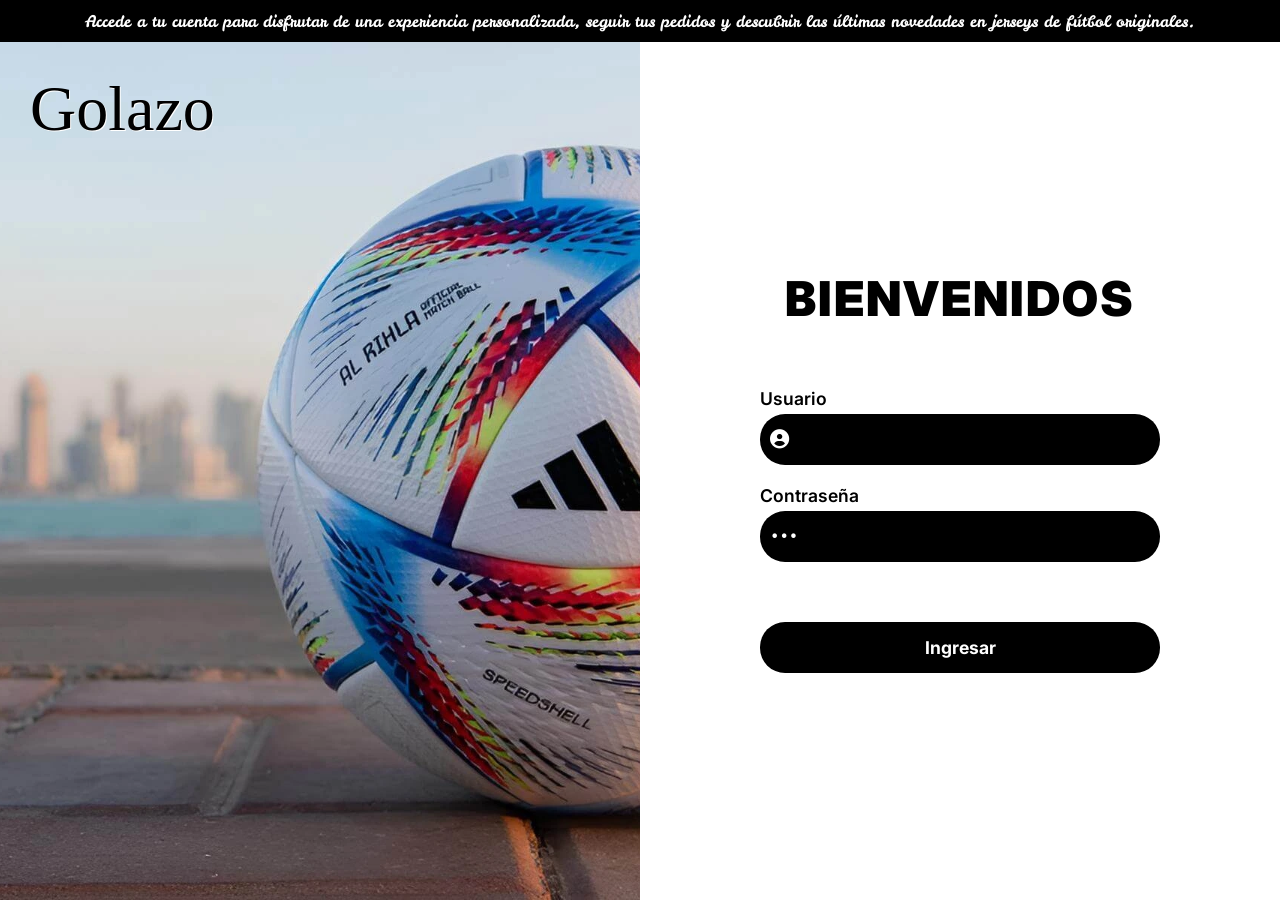
<file: login.html>
<!DOCTYPE html>
<html lang="es">
<head>
    <meta charset="UTF-8">
    <meta name="viewport" content="width=device-width, initial-scale=1.0">
    <title>Golazo | Iniciar Sesión</title>
    <link rel="stylesheet" href="login-styles.css">
    <link rel="stylesheet" href="./css/mediaquerys.css">
    <link rel="preconnect" href="https://fonts.googleapis.com">
    <link rel="preconnect" href="https://fonts.gstatic.com" crossorigin>
    <link href="https://fonts.googleapis.com/css2?family=Lilita+One&display=swap" rel="stylesheet">
    <link rel="preconnect" href="https://fonts.googleapis.com">
    <link rel="preconnect" href="https://fonts.gstatic.com" crossorigin>
    <link href="https://fonts.googleapis.com/css2?family=Leckerli+One&display=swap" rel="stylesheet">
    <link rel="preconnect" href="https://fonts.googleapis.com">
    <link rel="preconnect" href="https://fonts.gstatic.com" crossorigin>
    <link href="https://fonts.googleapis.com/css2?family=Inter:ital,opsz,wght@0,14..32,100..900;1,14..32,100..900&display=swap" rel="stylesheet">
     <link rel="stylesheet" href="https://cdnjs.cloudflare.com/ajax/libs/font-awesome/6.5.1/css/all.min.css" integrity="sha512-..." crossorigin="anonymous" referrerpolicy="no-referrer" />
</head>
<body>
    <header class="login-header">
        <p>Accede a tu cuenta para disfrutar de una experiencia personalizada, seguir tus pedidos y descubrir las últimas novedades en jerseys de fútbol originales.</p>
    </header>

    <main class="login-container">
        <section class="left-panel">
            <h1 class="logo-login">Golazo</h1>
        </section>

        <section class="right-panel">
            <h2 class="welcome-title">BIENVENIDOS</h2>
            
            <form action="#" method="POST" class="login-form">
                
                <label for="usuario">Usuario</label>
                <div class="input-group">
                    <span class="input-icon"><i class="fa-solid fa-circle-user"></i></span>
                    <input type="text" id="usuario" name="usuario" required>
                </div>
                
                <label for="contrasena">Contraseña</label>
                <div class="input-group">
                    <span class="input-icon">•••</span>
                    <input type="password" id="contrasena" name="contrasena" required>
                </div>
                
                <button type="submit" class="btn-login">Ingresar</button>
            </form>
        </section>
    </main>
</body>
</html>
</file>
<file: login-styles.css>
/*
  ==============================================
  IMPORTACIÓN DE FUENTE DE GOOGLE FONTS
  (Necesaria para que "Lilita One" funcione)
  ==============================================
*/
@import url('https://fonts.googleapis.com/css2?family=Lilita+One&display=swap');


/*
  ==============================================
  Estilos Generales y Reset
  ==============================================
*/
* {
    box-sizing: border-box;
    margin: 0;
    padding: 0;
    /* Aplicación global de la nueva fuente */
}

body {
    height: 100vh;
    display: flex;
    flex-direction: column;
}

/*
  ==============================================
  CABECERA SUPERIOR NEGRA
  ==============================================
*/
.login-header {
    font-family: "Leckerli One", cursive;
    background-color: #000;
    color: #fff;
    padding: 10px 5%;
    text-align: center;
    font-size: 1em;
}

/*
  ==============================================
  CONTENEDOR PRINCIPAL (Dividido en dos mitades)
  ==============================================
*/
.login-container {
    flex-grow: 1; /* Ocupa el espacio restante de la pantalla */
    display: flex;
}

/*
  ==============================================
  PANEL IZQUIERDO: IMAGEN Y LOGO
  ==============================================
*/
.left-panel {
    width: 50%;
    /* Ruta de tu imagen de fondo: el balón y la ciudad */
    background-image: url(/img/bg4.webp); 
    background-size: cover;
    background-position: center;
    padding: 30px;
    display: flex;
    flex-direction: column;
    align-items: flex-start;
}

.logo-login {
    /* MANTIENE el estilo cursivo a pesar del selector * */
    font-family: "Brush Script MT", cursive; 
    font-size: 4em;
    color: #000;
    text-shadow: 1px 1px 0 #fff; /* Pequeño borde blanco para destacarse */
    font-weight: normal;
}

/*
  ==============================================
  PANEL DERECHO: FORMULARIO
  ==============================================
*/
.right-panel {
    width: 50%;
    background-color: #fff;
    color: #000;
    padding: 10% 5%;
    display: flex;
    flex-direction: column;
    justify-content: center;
    /* Alinea horizontalmente el título y el formulario */
    align-items: center; 
}

.welcome-title {
    font-family: "Inter", bold700;
    font-size: 3em;
    font-weight: 900;
    margin-bottom: 40px;
    letter-spacing: 2px;
}

.login-form {
    width: 100%;
    max-width: 400px;
}

.login-form label {
    font-family: "Inter", bold700;
    display: block;
    font-size: 1.1em;
    font-weight: 600;
    margin-top: 20px;
    margin-bottom: 5px;
}

.input-group {
    display: flex;
    align-items: center;
    background-color: #000;
    border-radius: 25px;
    padding: 10px;
    margin-bottom: 20px;
}

.input-group .input-icon {
    color: #fff;
    font-size: 1.2em;
    margin-right: 10px;
    /* Ajuste para el icono de contraseña (•••) */
    font-family: monospace; 
}

.input-group input {
    flex-grow: 1;
    background: none;
    border: none;
    color: #fff;
    font-size: 1.1em;
    outline: none;
    padding: 5px 0;
}

/* Oculta los puntos del icono de contraseña en el campo */
.input-group input[type="password"] {
    letter-spacing: normal;
}

.btn-login {
    font-family: "Inter", bold700;
    background-color: #000;
    color: #fff;
    border: none;
    width: 100%; 
    max-width: 400px; 
    padding: 15px 0;
    font-size: 1.1em;
    font-weight: 700;
    border-radius: 25px;
    cursor: pointer;
    margin-top: 40px;
    transition: background-color 0.3s;
}

.btn-login:hover {
    background-color: #333;
}
</file>
<file: css/mediaquerys.css>
@media (max-width:599px) {
    h1, h2, h3, h4, h5, h6 {
        /* Mejora accesibilidad: Enfoque visible */
        outline: none;
    }
    h1:focus, h2:focus, h3:focus, h4:focus, h5:focus, h6:focus {
        outline: 3px solid #0080ff;
        outline-offset: 2px;
    }
    .sr-only {
        position: absolute;
        width: 1px;
        height: 1px;
        padding: 0;
        margin: -1px;
        overflow: hidden;
        clip: rect(0, 0, 0, 0);
        white-space: nowrap;
        border: 0;
    }
    body {
        font-size: 0.9em;
        height: auto;
    }
    .top-bar {
        display: flex;
        justify-content: space-between;
        align-items: center;
        flex-wrap: nowrap;
        padding: 6px 3%;
        font-size: 0.65em;
        height: auto;
    }
    .top-bar-left, .top-bar-right {
        display: flex;
        align-items: center;
    }
    .fa-icon {
        width: 15px;
        height: 15px;
        margin-right: 5px;
        vertical-align: -0.3em;
    }
    .user-icon {
        width: 20px;
        height: 20px;
    }
    .bag-icon {
        width: 12px;
        height: 12px;
        vertical-align: -0.04em;
    }
    .shipping-info {
        flex-grow: 0;
        text-align: center;
        width: auto;
        order: 0;
        margin: 1 10px;
    }
    .main-header {
        font-size: 1em;
        padding: 10px 3%;
        justify-content: space-between;
    }
    .logo h1 {
        font-size: 1.5em;
        margin-right: 0;
    }
    .main-nav {
        display: none;
    }
    .user-actions {
        margin-right: 0;
    }
    .user-actions .icon-link {
        font-size: 0.8em;
        margin-left: 10px;
    }
    .hero-section {
        flex-direction: column;
        text-align: center;
        gap: 15px;
        padding: 20px 3%;
    }
    .hero-text {
        max-width: 100%;
        order: 1;
    }
    .hero-text h2 {
        font-size: 2.3em;
        margin-bottom: 5px;
        line-height: 1.1;
    }
    .hero-text p {
        font-size: 0.7em;
        max-width: 90%;
        margin: 0 auto 10px;
    }
    .hero-image {
        max-width: 100%;
        order: 2;
        text-align: center;
    }
    .hero-image img {
        width: 100%;
        max-width: 250px;
    }
    .featured-products {
        padding: 30px 3%;
    }
    .featured-products h3 {
        font-size: 1.8em;
        margin-bottom: 20px;
        text-align: center;
    }
    .product-grid {
        grid-template-columns: 1fr;
        gap: 20px;
    }
    .product-card {
        width: 100%;
        /* Mejora accesibilidad: Agrega foco para tarjetas interactivas (sin cambiar animaciones) */
    }
    .product-card:focus {
        outline: 3px solid #0080ff;
        outline-offset: 5px;
    }
    .product-image-container {
        border-radius: 40px;
        padding: 10px 10px 20px;
    }
    .product-brand-logo {
        top: 15px;
        left: 15px;
        width: 20px;
    }
    .product-info {
        padding: 5px;
        text-align: center;
    }
    .product-info h4 {
        font-size: 1.1em;
    }
    .product-description {
        font-size: 0.9em;
    }
    .product-price {
        font-size: 1.4em;
    }
    .offers-hero {
        min-height: auto;
        padding: 50px 3% 20px;
        align-items: center;
        text-align: center;
        /* Mejora accesibilidad: Agrega fondo semi-transparente para contraste */
        background-color: rgba(255, 255, 255, 0.1);
    }
    .promotion-text h2 {
        font-size: 2em;
    }
    .promotion-text .subtitle {
        font-size: 1.2em;
    }
    .offer-product-grid {
        width: 100%;
        grid-template-columns: repeat(2, 1fr);
        gap: 10px 20px;
        padding: 0 2%;
        overflow-x: hidden;
        justify-items: center;
        overflow: visible; /* Asegúrate de que el contenedor permita el desbordamiento */
    }
    .product-card-offer {
        border-radius: 45px;
        padding: 10px;
        width: 160px;
        height: 250px;
        box-sizing: border-box;
        display: flex;
        flex-direction: column;
        align-items: center;
        justify-content: space-between;
        overflow: hidden;
        /* Mejora accesibilidad: Agrega foco (sin cambiar animaciones) */
    }
    .product-card-offer:focus {
        outline: 3px solid #0080ff;
        outline-offset: 5px;
    }
    .product-card-offer img {
        width: 100%;
        height: 120px;
        object-fit: contain;
        border-radius: 6px;
        margin-bottom: 8px;
    }
    .product-info-offer {
        display: flex;
        flex-direction: column;
        align-items: center;
        width: 100%;
        padding: 0 2px;
    }
    .product-info-offer h4 {
        font-size: 0.9em;
        margin: 0 0 3px;
        text-align: center;
        line-height: 1.3;
        word-break: break-word;
        font-weight: bold;
    }
    .product-details, .old-price, .discount, .new-price {
        text-align: center;
        line-height: 1.1;
        word-break: break-word;
    }
    .product-details {
        font-size: 0.7em;
        margin-bottom: 5px;
        color: #000;
    }
    .price-section {
        display: flex;
        flex-direction: column;
        align-items: center;
        width: 100%;
        margin-top: 5px;
    }
    .old-price {
        font-size: 0.7em;
        margin: 1px 0;
        text-decoration: line-through;
        color: #cc0000;
    }
    .discount {
        font-size: 0.7em;
        margin: 1px 0;
        color: #0055aa;
        font-weight: bold;
    }
    .new-price {
        font-size: 1.2em;
        margin: 1px 0;
        color: #000;
        font-weight: bold;
    }
    .login-header {
        display: block;
        padding: 10px 5%;
        text-align: center;
        font-size: 0.5em;
    }
    .login-container {
        display: flex;
        flex-direction: column;
        align-items: center;
        justify-content: flex-start;
        width: 100%;
        min-height: 100vh;
        background-color: #fff;
        margin: 0 auto;
    }
    .left-panel {
        width: 100%;
        height: 300px;
        margin-bottom: 30px;
        overflow: hidden;
    }
    .left-panel img {
        width: 100%;
        height: 100%;
        object-fit: cover;
        display: block;
    }
    .right-panel {
        width: 100%;
        background-color: #fff;
        text-align: center;
        padding: 30px 20px;
        box-sizing: border-box;
    }
    .product-card, .product-card-offer {
        border-radius: 15px;
        box-shadow: 0 4px 12px rgba(0, 0, 0, 0.1);
        transition: transform 0.3s ease, box-shadow 0.3s ease;
        cursor: pointer;
        background-color: #fff;
        overflow: hidden;
    }
    .product-card img, .product-card-offer img {
        transition: transform 0.3s ease;
    }
    .product-card:active, .product-card-offer:active {
        transform: translateY(-5px) scale(1.03);
        box-shadow: 0 10px 20px rgba(0, 0, 0, 0.15);
    }
    .product-card:active img, .product-card-offer:active img {
        transform: scale(1.05);
    }
    .user-actions .icon-link:focus {
        outline: 3px solid #0080ff;
        outline-offset: 2px;
    }
}

@media (min-width:600px) and (max-width:1023px) {
    @media (max-width: 1023px) {
        .product-card-offer .product-details {
            color: #333; /* Gris oscuro para mejor contraste si #000 es demasiado */
        }
    }
    /* Si hay textos sobre imágenes en .hero-section o .offers-hero, agrega esto */
    .offers-hero .promotion-text h2,
    .offers-hero .promotion-text .subtitle {
        background-color: rgba(0, 0, 0, 0.7); /* Fondo oscuro para texto blanco */
        color: #fff;
        padding: 10px;
        border-radius: 5px;
    }
    body {
        font-size: 1em;
        padding: 0 3%;
    }
    .top-bar {
        padding: 14px 4%;
        font-size: 0.95em;
    }
    .top-bar-left {
        flex-grow: 0.4;
    }
    .top-bar-right {
        flex-grow: 1;
    }
    .main-header {
        padding: 14px 4%;
    }
    .logo h1 {
        font-size: 2.5em;
        margin-right: 35px;
    }
    .main-nav a {
        margin-right: 25px;
        font-size: 1.05em;
    }
    .user-actions .icon-link {
        margin-left: 22px;
        font-size: 1.2em;
    }
    .hero-section {
        flex-direction: row;
        gap: 35px;
    }
    .hero-text {
        max-width: 50%;
    }
    .hero-text h2 {
        font-size: 4em;
    }
    .hero-image {
        max-width: 50%;
    }
    .featured-products {
        padding: 20px 6%;
    }
    .product-grid {
        grid-template-columns: repeat(3, 1fr);
        gap: 30px;
    }
    .product-image-container {
        border-radius: 70px;
        padding: 20px 10px 40px 10px;
    }
    .product-info h4 {
        font-size: 1.4em;
    }
    .product-description {
        font-size: 1.1em;
    }
    .product-price {
        font-size: 1.7em;
    }
    .offer-product-grid {
        grid-template-columns: repeat(3, 1fr);
        gap: 15px;
        row-gap: 100px;
        width: 90%;
        margin: 30px auto 0;
    }
    .product-card-offer img {
        height: 200px;
    }
    .product-info-offer h4 {
        font-size: 1.4em;
    }
    .product-details {
        font-size: 1.3em;
    }
    .prices {
        gap: 10px;
    }
    .old-price, .discount {
        font-size: 1.7em;
    }
    .new-price {
        font-size: 1.9em;
    }
    .product-card, .product-card-offer {
        border-radius: 20px;
        box-shadow: 0 3px 10px rgba(0, 0, 0, 0.1);
        transition: transform 0.25s ease, box-shadow 0.25s ease;
        cursor: pointer;
        background-color: #fff;
        overflow: hidden;
    }
    .product-card, .product-card-offer {
        border-radius: 20px;
        box-shadow: 0 3px 10px rgba(0, 0, 0, 0.1);
        transition: transform 0.25s ease, box-shadow 0.25s ease;
        cursor: pointer;
        background-color: #fff;
        overflow: hidden;
    }
    .product-card img, .product-card-offer img {
        transition: transform 0.25s ease;
        border-radius: 15px;
    }
    .product-card:hover, .product-card-offer:hover, .product-card:active, .product-card-offer:active {
        transform: translateY(-6px) scale(1.04);
        box-shadow: 0 8px 18px rgba(0, 0, 0, 0.12);
    }
    .product-card:hover img, .product-card-offer:hover img, .product-card:active img, .product-card-offer:active img {
        transform: scale(1.06);
    }
    .user-actions .icon-link:focus {
        outline: 3px solid #0080ff;
        outline-offset: 2px;
    }
}
</file>
